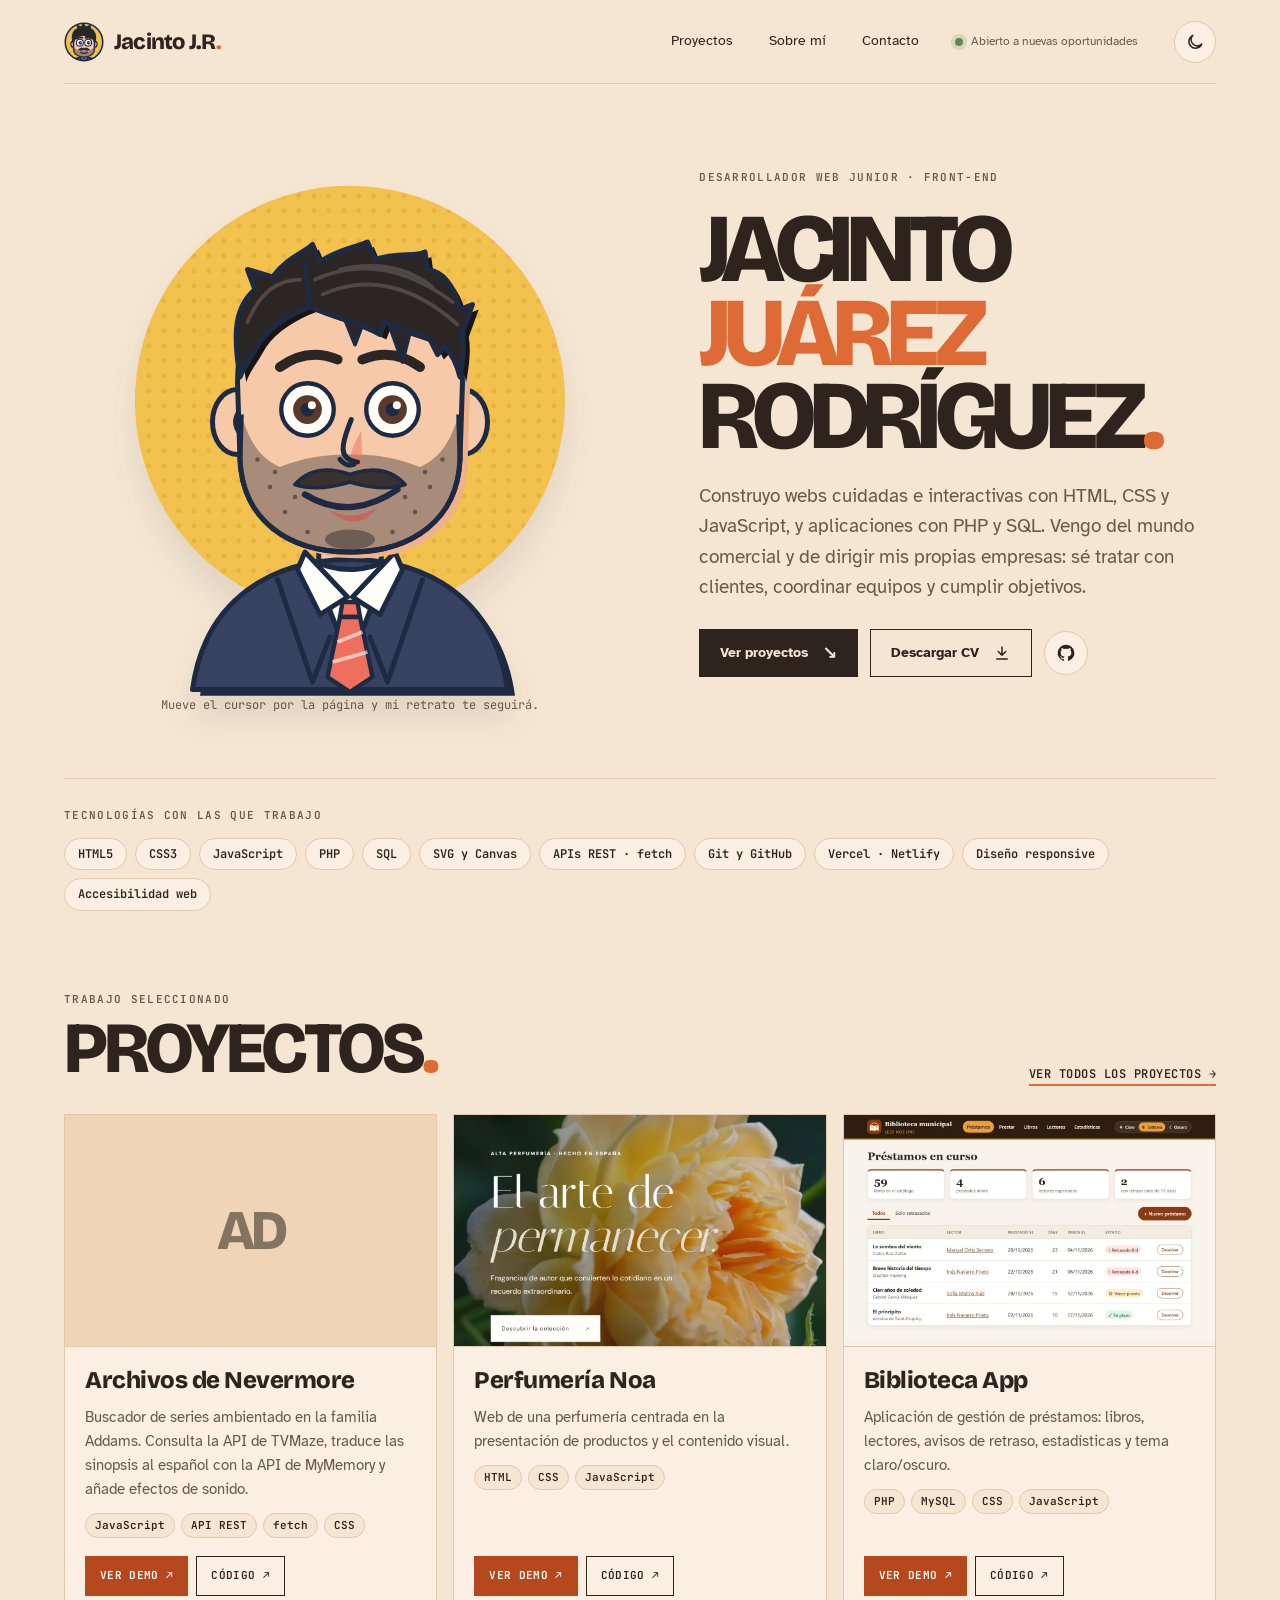
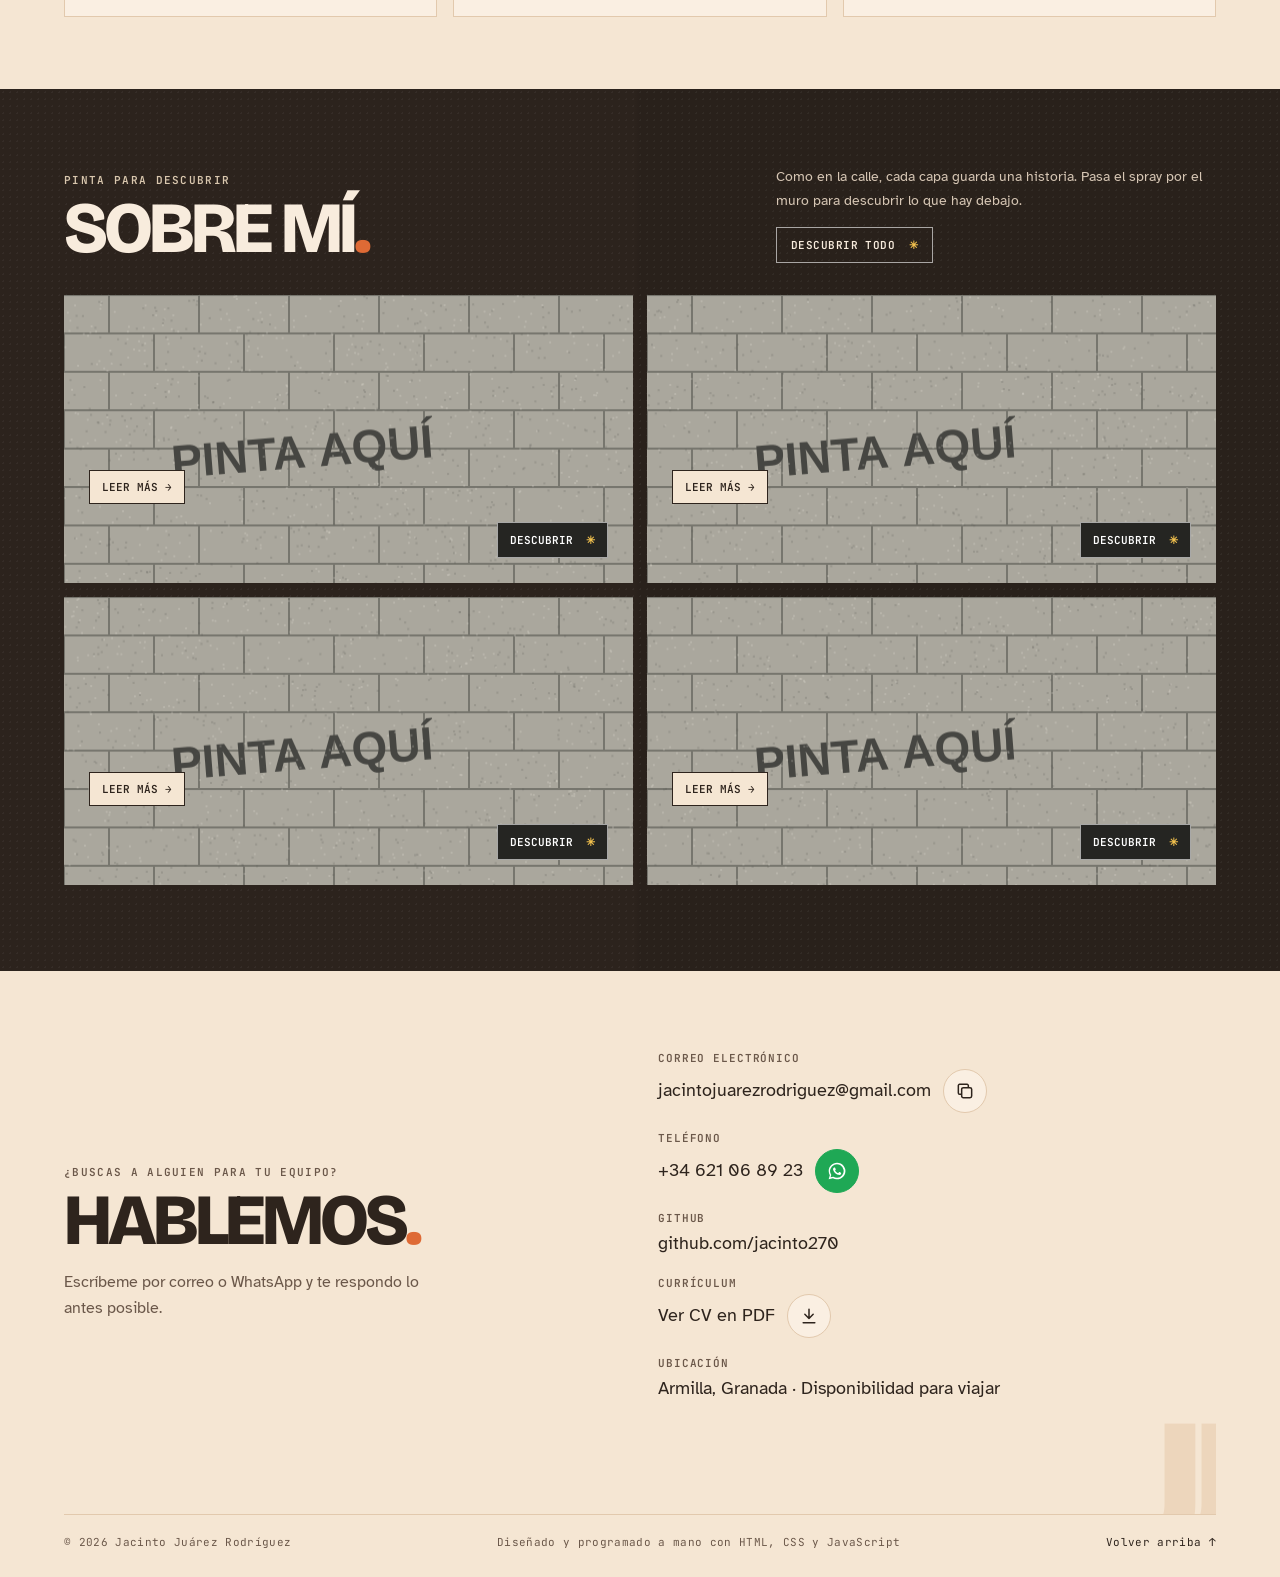
<file: index.html>
<!doctype html>
<html lang="es">
<head>
  <meta charset="utf-8">
  <meta name="viewport" content="width=device-width, initial-scale=1, viewport-fit=cover">
  <meta name="theme-color" content="#f5e6d3">
  <title>Jacinto Juárez Rodríguez — Desarrollador web</title>
  <meta name="description" content="Portfolio de Jacinto Juárez Rodríguez, desarrollador web junior. Proyectos con HTML, CSS, JavaScript, PHP y SQL.">
  <meta name="author" content="Jacinto Juárez Rodríguez">
  <meta property="og:type" content="website">
  <meta property="og:locale" content="es_ES">
  <meta property="og:url" content="https://jjrodriguez.vercel.app/">
  <meta property="og:title" content="Jacinto Juárez Rodríguez — Desarrollador web">
  <meta property="og:description" content="Desarrollador web junior. Proyectos con HTML, CSS, JavaScript, PHP y SQL.">
  <meta property="og:image" content="https://jjrodriguez.vercel.app/images/portfolio-jacinto-preview.png">
  <meta name="twitter:card" content="summary_large_image">
  <link rel="icon" href="images/favicon.svg" type="image/svg+xml">
  <link rel="apple-touch-icon" href="images/apple-touch-icon.png">
  <link rel="preconnect" href="https://fonts.googleapis.com">
  <link rel="preconnect" href="https://fonts.gstatic.com" crossorigin>
  <link rel="stylesheet" href="https://fonts.googleapis.com/css2?family=Bricolage+Grotesque:opsz,wght@12..96,500;12..96,800&amp;family=Atkinson+Hyperlegible:wght@400;700&amp;family=JetBrains+Mono:wght@400;600&amp;display=swap">
  <link rel="stylesheet" href="css/portfolio.css">
  <script src="js/theme.js"></script>
</head>
<body>
<a class="skip-link" href="#contenido">Saltar al contenido</a>

<div class="wrap" id="inicio">
  <header class="site-header">
    <a class="wordmark" href="#inicio" aria-label="Jacinto Juárez Rodríguez, volver al inicio"><img class="wordmark-icon" src="images/favicon.svg" alt="" width="40" height="40"><span class="wordmark-text">Jacinto J.R<span class="period">.</span></span></a>
    <nav class="site-nav" aria-label="Navegación principal">
      <a href="#proyectos">Proyectos</a>
      <a href="#sobre-mi">Sobre mí</a>
      <a href="#contacto">Contacto</a>
      <span class="availability"><i></i> Abierto a nuevas oportunidades</span>
      <button class="theme-toggle" type="button" data-theme-toggle aria-label="Activar modo oscuro" title="Activar modo oscuro">
        <svg class="icon-moon" aria-hidden="true" viewBox="0 0 24 24" fill="none" stroke="currentColor" stroke-width="1.8" stroke-linecap="round" stroke-linejoin="round"><path d="M20 14.5A8 8 0 1 1 9.5 4a6.5 6.5 0 0 0 10.5 10.5Z"/></svg>
        <svg class="icon-sun" aria-hidden="true" viewBox="0 0 24 24" fill="none" stroke="currentColor" stroke-width="1.8" stroke-linecap="round"><circle cx="12" cy="12" r="4"/><path d="M12 2v2M12 20v2M4.9 4.9l1.4 1.4M17.7 17.7l1.4 1.4M2 12h2M20 12h2M4.9 19.1l1.4-1.4M17.7 6.3l1.4-1.4"/></svg>
      </button>
    </nav>
  </header>

  <main id="contenido">
  <section class="hero" aria-labelledby="hero-title">
    <div class="stage-box">
      <div class="stage" id="stage" role="img" aria-label="Autorretrato ilustrado de Jacinto: pelo desenfadado con raya al lado, barba corta, bigote y traje con corbata. La cabeza gira siguiendo el puntero.">
        <div class="scene">
          <!-- 1 · fondo: se mueve al revés que la cara -->
          <div class="layer" data-layer="Fondo" style="--dx:-10;--dy:-6;--z:0">
            <svg viewBox="0 0 400 440" aria-hidden="true">
              <defs>
                <pattern id="dots" width="12" height="12" patternUnits="userSpaceOnUse">
                  <circle cx="3" cy="3" r="2" fill="#e0a92f"/>
                </pattern>
              </defs>
              <circle cx="200" cy="215" r="172" fill="var(--sun)"/>
              <circle cx="200" cy="215" r="172" fill="url(#dots)" opacity=".55"/>
            </svg>
          </div>
          <!-- 2 · cuerpo: traje con camisa blanca y corbata -->
          <div class="layer" data-layer="Cuerpo" style="--dx:3;--dy:1;--z:1">
            <svg viewBox="0 0 400 440" aria-hidden="true">
              <rect x="175" y="290" width="50" height="62" fill="var(--skin)" stroke="var(--line)" stroke-width="4"/>
              <path d="M74 446 C84 372 140 342 200 342 C260 342 316 372 326 446 Z" fill="#1f2840" transform="translate(6 5)"/>
              <path d="M74 446 C84 372 140 342 200 342 C260 342 316 372 326 446 Z" fill="#364260" stroke="var(--line)" stroke-width="4" stroke-linejoin="round"/>
              <path d="M168 342 L200 424 L232 342 Q200 358 168 342 Z" fill="var(--white)" stroke="var(--line)" stroke-width="4" stroke-linejoin="round"/>
              <path d="M164 336 L198 372 L176 386 L158 350 Z M236 336 L202 372 L224 386 L242 350 Z" fill="var(--white)" stroke="var(--line)" stroke-width="4" stroke-linejoin="round"/>
              <path d="M194 376 L206 376 L208 388 L192 388 Z" fill="var(--coral)" stroke="var(--line)" stroke-width="3.5" stroke-linejoin="round"/>
              <path d="M192 388 L208 388 L218 436 L200 448 L182 436 Z" fill="var(--coral)" stroke="var(--line)" stroke-width="3.5" stroke-linejoin="round"/>
              <path d="M190 408 L210 400 M186 424 L214 416" stroke="var(--white)" stroke-width="3" opacity=".6"/>
              <path d="M142 358 L170 440 L184 404 M258 358 L230 440 L216 404" fill="none" stroke="var(--line)" stroke-width="4" stroke-linecap="round" stroke-linejoin="round"/>
            </svg>
          </div>
          <div class="head">
            <!-- 3 · orejas -->
            <div class="layer" data-layer="Orejas" style="--dx:-9;--dy:3;--z:2">
              <svg viewBox="0 0 400 440" aria-hidden="true">
                <ellipse cx="110" cy="232" rx="20" ry="26" fill="var(--skin)" stroke="var(--line)" stroke-width="4"/>
                <ellipse cx="290" cy="232" rx="20" ry="26" fill="var(--skin)" stroke="var(--line)" stroke-width="4"/>
                <path d="M112 222 q-8 10 0 20 M288 222 q8 10 0 20" fill="none" stroke="var(--line)" stroke-width="3" stroke-linecap="round"/>
              </svg>
            </div>
            <!-- 4 · cara: mandíbula más cuadrada -->
            <div class="layer" data-layer="Cara" style="--dx:13;--dy:8;--z:3">
              <svg viewBox="0 0 400 440" aria-hidden="true">
                <path d="M110 200 C110 140 150 118 200 118 C250 118 290 140 290 200 L288 262 C286 310 250 336 200 336 C150 336 114 310 112 262 Z" fill="#efb189" transform="translate(6 5)"/>
                <path d="M110 200 C110 140 150 118 200 118 C250 118 290 140 290 200 L288 262 C286 310 250 336 200 336 C150 336 114 310 112 262 Z" fill="var(--skin)" stroke="var(--line)" stroke-width="4" stroke-linejoin="round"/>
              </svg>
            </div>
            <!-- 5 · barba corta oscura -->
            <div class="layer" data-layer="Barba" style="--dx:18;--dy:11;--z:4">
              <svg viewBox="0 0 400 440" aria-hidden="true">
                <path d="M113 226 L112 262 C114 310 150 336 200 336 C250 336 286 310 288 262 L287 226 C280 250 270 262 256 268 C240 262 226 258 200 258 C174 258 160 262 144 268 C130 262 120 250 113 226 Z" fill="#5b4f4b" opacity=".5"/>
                <ellipse cx="200" cy="326" rx="20" ry="8" fill="#4a3f3c" opacity=".6"/>
                <g fill="#2b2523" opacity=".55">
                  <circle cx="126" cy="262" r="1.8"/><circle cx="136" cy="284" r="1.8"/><circle cx="148" cy="304" r="1.8"/><circle cx="166" cy="320" r="1.8"/><circle cx="140" cy="272" r="1.8"/><circle cx="156" cy="292" r="1.8"/>
                  <circle cx="274" cy="262" r="1.8"/><circle cx="264" cy="284" r="1.8"/><circle cx="252" cy="304" r="1.8"/><circle cx="234" cy="320" r="1.8"/><circle cx="260" cy="272" r="1.8"/><circle cx="244" cy="292" r="1.8"/>
                </g>
                <path d="M113 226 L112 262 C114 310 150 336 200 336 C250 336 286 310 288 262 L287 226" fill="none" stroke="var(--line)" stroke-width="4" stroke-linejoin="round"/>
              </svg>
            </div>
            <!-- 6 · mejillas y boca: sonrisa pícara con la boca cerrada -->
            <div class="layer" data-layer="Boca y mejillas" style="--dx:22;--dy:14;--z:5">
              <svg viewBox="0 0 400 440" aria-hidden="true">
                <path d="M164 290 Q200 312 238 286" fill="none" stroke="var(--line)" stroke-width="5" stroke-linecap="round"/>
                <path d="M184 303 Q204 312 222 300 Q206 322 184 303 Z" fill="#c9605a" opacity=".85"/>
              </svg>
            </div>
            <!-- 7 · ojos (blanco), bien abiertos -->
            <div class="layer blink" data-layer="Ojos" style="--dx:22;--dy:14;--z:6">
              <svg viewBox="0 0 400 440" aria-hidden="true">
                <circle cx="166" cy="222" r="21" fill="var(--white)" stroke="var(--line)" stroke-width="3.5"/>
                <circle cx="234" cy="222" r="21" fill="var(--white)" stroke="var(--line)" stroke-width="3.5"/>
              </svg>
            </div>
            <!-- 8 · pupilas (iris marrón) -->
            <div class="layer blink" data-layer="Pupilas" style="--dx:29;--dy:19;--z:7">
              <svg viewBox="0 0 400 440" aria-hidden="true">
                <circle cx="166" cy="222" r="11.5" fill="#5a3a2a"/>
                <circle cx="234" cy="222" r="11.5" fill="#5a3a2a"/>
                <circle cx="166" cy="222" r="5.5" fill="var(--line)"/>
                <circle cx="234" cy="222" r="5.5" fill="var(--line)"/>
                <circle cx="169.5" cy="218.5" r="3.2" fill="var(--white)"/>
                <circle cx="237.5" cy="218.5" r="3.2" fill="var(--white)"/>
              </svg>
            </div>
            <!-- 9 · cejas gruesas: simétricas -->
            <div class="layer" data-layer="Cejas" style="--dx:24;--dy:22;--z:8">
              <svg viewBox="0 0 400 440" aria-hidden="true">
                <path d="M144 188 Q166 172 190 182 M210 182 Q234 172 256 188" fill="none" stroke="#2b2523" stroke-width="8" stroke-linecap="round"/>
              </svg>
            </div>
            <!-- 10 · nariz -->
            <div class="layer" data-layer="Nariz" style="--dx:31;--dy:18;--z:9">
              <svg viewBox="0 0 400 440" aria-hidden="true">
                <path d="M205 236 C196 252 192 262 206 266 Z" fill="var(--coral)" opacity=".5" transform="translate(4 3)"/>
                <path d="M201 230 C193 250 190 262 206 264 M192 262 Q197 268 203 266" fill="none" stroke="var(--line)" stroke-width="4" stroke-linecap="round" stroke-linejoin="round"/>
              </svg>
            </div>
            <!-- 11 · bigote -->
            <div class="layer" data-layer="Bigote" style="--dx:30;--dy:17;--z:10">
              <svg viewBox="0 0 400 440" aria-hidden="true">
                <path d="M156 282 Q172 264 200 274 Q228 264 244 282 Q226 288 200 280 Q174 288 156 282 Z" fill="#3a312f" stroke="var(--line)" stroke-width="3" stroke-linejoin="round"/>
              </svg>
            </div>
            <!-- 12 · pelo desaliñado con raya al lado -->
            <div class="layer" data-layer="Pelo" style="--dx:16;--dy:10;--z:11">
              <svg viewBox="0 0 400 440" aria-hidden="true">
                <path d="M112 196 C106 160 108 140 124 126 L118 110 L138 116 C150 100 164 96 170 90 L176 104 C190 94 206 92 214 88 L220 102 C238 96 252 100 260 96 L262 110 C276 112 284 126 288 142 L298 138 L290 160 C292 172 290 184 288 196 C286 188 282 178 276 172 L270 178 L264 166 C250 160 236 158 228 152 L224 162 C206 152 188 148 168 140 C152 146 136 156 128 168 L122 178 C118 184 114 190 112 196 Z" fill="#1a1514" transform="translate(5 4)"/>
                <path d="M112 196 C106 160 108 140 124 126 L118 110 L138 116 C150 100 164 96 170 90 L176 104 C190 94 206 92 214 88 L220 102 C238 96 252 100 260 96 L262 110 C276 112 284 126 288 142 L298 138 L290 160 C292 172 290 184 288 196 C286 188 282 178 276 172 L270 178 L264 166 C250 160 236 158 228 152 L224 162 C206 152 188 148 168 140 C152 146 136 156 128 168 L122 178 C118 184 114 190 112 196 Z" fill="#2b2523" stroke="var(--line)" stroke-width="4" stroke-linejoin="round"/>
                <path d="M232 156 L248 160 L242 184 Z M196 150 L210 154 L204 170 Z" fill="#2b2523" stroke="var(--line)" stroke-width="3" stroke-linejoin="round"/>
                <path d="M164 104 Q166 124 168 140" fill="none" stroke="var(--line)" stroke-width="3.5" stroke-linecap="round"/>
                <path d="M172 118 Q226 94 282 136 M178 130 Q232 106 286 154 M192 110 Q236 100 266 124 M160 118 Q132 118 118 152" fill="none" stroke="#5a504d" stroke-width="3" stroke-linecap="round" opacity=".8"/>
              </svg>
            </div>
          </div>
        </div>
      </div>
      <p class="hint" id="hint">Mueve el cursor por la página y mi retrato te seguirá.</p>
    </div>

    <div class="hero-copy">
      <p class="eyebrow">Desarrollador web junior · Front-end</p>
      <h1 id="hero-title">Jacinto<br><em>Juárez</em><br>Rodríguez<span class="period">.</span></h1>
      <p class="hero-description">Construyo webs cuidadas e interactivas con HTML, CSS y JavaScript, y aplicaciones con PHP y SQL. Vengo del mundo comercial y de dirigir mis propias empresas: sé tratar con clientes, coordinar equipos y cumplir objetivos.</p>
      <div class="hero-actions">
        <a class="button button-primary" href="#proyectos">Ver proyectos <span aria-hidden="true">↘</span></a>
        <a class="button button-ghost" href="cv/CV-Jacinto-Juarez-Rodriguez.pdf" download="CV-Jacinto-Juarez-Rodriguez.pdf">Descargar CV
          <svg class="button-icon" aria-hidden="true" viewBox="0 0 24 24" fill="none" stroke="currentColor" stroke-width="2" stroke-linecap="round" stroke-linejoin="round"><path d="M12 4v11M7 10l5 5 5-5M5 20h14"/></svg>
        </a>
        <a class="round-button" href="https://github.com/jacinto270" target="_blank" rel="noopener noreferrer" aria-label="Mi perfil de GitHub (se abre en una pestaña nueva)" title="GitHub">
          <svg aria-hidden="true" viewBox="0 0 24 24" fill="currentColor"><path d="M12 2a10 10 0 0 0-3.16 19.49c.5.09.68-.22.68-.48v-1.7c-2.78.6-3.37-1.34-3.37-1.34-.45-1.16-1.11-1.47-1.11-1.47-.91-.62.07-.6.07-.6 1 .07 1.53 1.03 1.53 1.03.9 1.52 2.34 1.08 2.91.83.09-.65.35-1.08.63-1.33-2.22-.25-4.56-1.11-4.56-4.94 0-1.09.39-1.98 1.03-2.68-.1-.25-.45-1.27.1-2.65 0 0 .84-.27 2.75 1.02a9.56 9.56 0 0 1 5 0c1.91-1.29 2.75-1.02 2.75-1.02.55 1.38.2 2.4.1 2.65.64.7 1.03 1.59 1.03 2.68 0 3.84-2.34 4.69-4.57 4.93.36.31.68.92.68 1.85v2.75c0 .27.18.58.69.48A10 10 0 0 0 12 2Z"/></svg>
        </a>
      </div>
    </div>
  </section>

  <section class="stack" aria-labelledby="stack-title">
    <h2 class="eyebrow" id="stack-title">Tecnologías con las que trabajo</h2>
    <ul class="stack-list">
      <li>HTML5</li>
      <li>CSS3</li>
      <li>JavaScript</li>
      <li>PHP</li>
      <li>SQL</li>
      <li>SVG y Canvas</li>
      <li>APIs REST · fetch</li>
      <li>Git y GitHub</li>
      <li>Vercel · Netlify</li>
      <li>Diseño responsive</li>
      <li>Accesibilidad web</li>
    </ul>
  </section>

  <section class="section projects-section" id="proyectos" aria-labelledby="projects-title">
    <div class="section-heading">
      <div>
        <p class="eyebrow">Trabajo seleccionado</p>
        <h2 id="projects-title">Proyectos<span class="period">.</span></h2>
      </div>
      <a class="text-link" href="proyectos.html">Ver todos los proyectos <span aria-hidden="true">→</span></a>
    </div>
    <div class="featured-grid" id="featuredProjects">
      <noscript><p>Consulta todos mis proyectos en <a href="https://github.com/jacinto270">github.com/jacinto270</a>.</p></noscript>
    </div>
  </section>

  <section class="wall-section" id="sobre-mi" aria-labelledby="wall-title">
    <div class="section-heading">
      <div>
        <p class="eyebrow">Pinta para descubrir</p>
        <h2 id="wall-title">Sobre mí<span class="period">.</span></h2>
      </div>
      <div class="wall-intro">
        <p>Como en la calle, cada capa guarda una historia. Pasa el spray por el muro para descubrir lo que hay debajo.</p>
        <button class="wall-reveal-all" type="button" id="revealAll">Descubrir todo <span aria-hidden="true">✳</span></button>
      </div>
    </div>
    <div class="graffiti-wall">
      <article class="graffiti-card" data-card-id="formacion">
        <div class="card-copy">
          <span class="card-index">01 — Formación</span>
          <h3 data-card-title>Formación</h3>
          <p data-card-description>Curso de especialización en desarrollo de aplicaciones con tecnologías web.</p>
          <a class="card-tag" href="detalle.html?seccion=formacion">Leer más <span aria-hidden="true">→</span></a>
        </div>
        <canvas class="paint-surface" aria-hidden="true"></canvas>
        <button class="reveal-button" type="button">Descubrir <span aria-hidden="true">✳</span></button>
      </article>
      <article class="graffiti-card" data-card-id="experiencia">
        <div class="card-copy">
          <span class="card-index">02 — Experiencia</span>
          <h3 data-card-title>Experiencia</h3>
          <p data-card-description>Técnico comercial y autónomo al frente de empresas propias: clientes, equipos y objetivos.</p>
          <a class="card-tag" href="detalle.html?seccion=experiencia">Leer más <span aria-hidden="true">→</span></a>
        </div>
        <canvas class="paint-surface" aria-hidden="true"></canvas>
        <button class="reveal-button" type="button">Descubrir <span aria-hidden="true">✳</span></button>
      </article>
      <article class="graffiti-card" data-card-id="proyecto-destacado">
        <div class="card-copy">
          <span class="card-index">03 — En desarrollo</span>
          <h3 data-card-title>Web + IA</h3>
          <p data-card-description>Un proyecto personal que integra inteligencia artificial en una aplicación web.</p>
          <a class="card-tag" href="detalle.html?seccion=proyecto-destacado">Leer más <span aria-hidden="true">→</span></a>
        </div>
        <canvas class="paint-surface" aria-hidden="true"></canvas>
        <button class="reveal-button" type="button">Descubrir <span aria-hidden="true">✳</span></button>
      </article>
      <article class="graffiti-card" data-card-id="perfil">
        <div class="card-copy">
          <span class="card-index">04 — Perfil</span>
          <h3 data-card-title>Lo que aporto</h3>
          <p data-card-description>Aprendo rápido, me adapto a nuevas tecnologías y sé trabajar en equipo.</p>
          <a class="card-tag" href="detalle.html?seccion=perfil">Leer más <span aria-hidden="true">→</span></a>
        </div>
        <canvas class="paint-surface" aria-hidden="true"></canvas>
        <button class="reveal-button" type="button">Descubrir <span aria-hidden="true">✳</span></button>
      </article>
    </div>
  </section>

  <section class="contact-section" id="contacto" aria-labelledby="contact-title">
    <div>
      <p class="eyebrow">¿Buscas a alguien para tu equipo?</p>
      <h2 id="contact-title">Hablemos<span class="period">.</span></h2>
      <p class="contact-lead">Escríbeme por correo o WhatsApp y te respondo lo antes posible.</p>
    </div>
    <div>
      <dl class="contact-details">
        <div>
          <dt>Correo electrónico</dt>
          <dd class="contact-row">
            <a class="contact-value" href="mailto:jacintojuarezrodriguez@gmail.com">jacintojuarezrodriguez@gmail.com</a>
            <button class="round-button" type="button" data-copy="jacintojuarezrodriguez@gmail.com" aria-label="Copiar correo electrónico" title="Copiar correo">
              <svg aria-hidden="true" viewBox="0 0 24 24" fill="none" stroke="currentColor" stroke-width="1.8" stroke-linejoin="round"><rect x="8" y="8" width="12" height="12" rx="2"/><path d="M16 8V5.5A1.5 1.5 0 0 0 14.5 4h-9A1.5 1.5 0 0 0 4 5.5v9A1.5 1.5 0 0 0 5.5 16H8"/></svg>
            </button>
          </dd>
        </div>
        <div>
          <dt>Teléfono</dt>
          <dd class="contact-row">
            <a class="contact-value" href="tel:+34621068923">+34 621 06 89 23</a>
            <a class="round-button whatsapp-button" href="https://wa.me/34621068923" target="_blank" rel="noopener noreferrer" aria-label="Escríbeme por WhatsApp (se abre en una pestaña nueva)" title="WhatsApp">
              <svg aria-hidden="true" viewBox="0 0 24 24" fill="currentColor"><path d="M12.04 2C6.52 2 2.03 6.48 2.03 12c0 1.77.47 3.5 1.36 5.03L2 22l5.1-1.34A10 10 0 1 0 12.04 2Zm0 18.2c-1.55 0-3.07-.42-4.4-1.2l-.32-.19-3.03.8.81-2.95-.2-.33a8.15 8.15 0 1 1 7.14 3.87Zm4.47-6.1c-.24-.12-1.43-.71-1.65-.79-.22-.08-.38-.12-.54.12-.16.24-.62.79-.76.95-.14.16-.28.18-.52.06-.24-.12-1.01-.37-1.92-1.18-.71-.63-1.19-1.42-1.33-1.66-.14-.24-.02-.37.1-.49.11-.1.24-.28.36-.42.12-.14.16-.24.24-.4.08-.16.04-.3-.02-.42-.06-.12-.54-1.3-.74-1.78-.19-.46-.39-.4-.54-.41h-.46c-.16 0-.42.06-.64.3-.22.24-.84.82-.84 2s.86 2.32.98 2.48c.12.16 1.69 2.58 4.1 3.62.57.25 1.02.4 1.37.51.57.18 1.09.16 1.5.1.46-.07 1.43-.58 1.63-1.14.2-.56.2-1.04.14-1.14-.06-.1-.22-.16-.46-.28Z"/></svg>
            </a>
          </dd>
        </div>
        <div>
          <dt>GitHub</dt>
          <dd class="contact-row">
            <a class="contact-value" href="https://github.com/jacinto270" target="_blank" rel="noopener noreferrer">github.com/jacinto270</a>
          </dd>
        </div>
        <div>
          <dt>Currículum</dt>
          <dd class="contact-row">
            <a class="contact-value" href="cv/CV-Jacinto-Juarez-Rodriguez.pdf" target="_blank" rel="noopener">Ver CV en PDF</a>
            <a class="round-button" href="cv/CV-Jacinto-Juarez-Rodriguez.pdf" download="CV-Jacinto-Juarez-Rodriguez.pdf" aria-label="Descargar CV en PDF" title="Descargar CV">
              <svg aria-hidden="true" viewBox="0 0 24 24" fill="none" stroke="currentColor" stroke-width="1.8" stroke-linecap="round" stroke-linejoin="round"><path d="M12 4v11M7 10l5 5 5-5M5 20h14"/></svg>
            </a>
          </dd>
        </div>
        <div>
          <dt>Ubicación</dt>
          <dd class="contact-row"><span class="contact-value">Armilla, Granada · Disponibilidad para viajar</span></dd>
        </div>
        <!--
          Añade aquí tu LinkedIn cuando lo tengas:
        <div>
          <dt>LinkedIn</dt>
          <dd class="contact-row"><a class="contact-value" href="https://www.linkedin.com/in/TU-USUARIO" target="_blank" rel="noopener noreferrer">linkedin.com/in/TU-USUARIO</a></dd>
        </div>
        -->
      </dl>
      <p class="copy-status" id="copyStatus" role="status" aria-live="polite"></p>
    </div>
    <span class="contact-mark" aria-hidden="true">JJ</span>
  </section>
  </main>

  <footer class="site-footer">
    <span>© 2026 Jacinto Juárez Rodríguez</span>
    <span>Diseñado y programado a mano con HTML, CSS y JavaScript</span>
    <a href="#inicio">Volver arriba <span aria-hidden="true">↑</span></a>
  </footer>
</div>

<script src="js/card-content.js" defer></script>
<script src="js/projects-data.js" defer></script>
<script src="js/portfolio.js" defer></script>
</body>
</html>
</file>
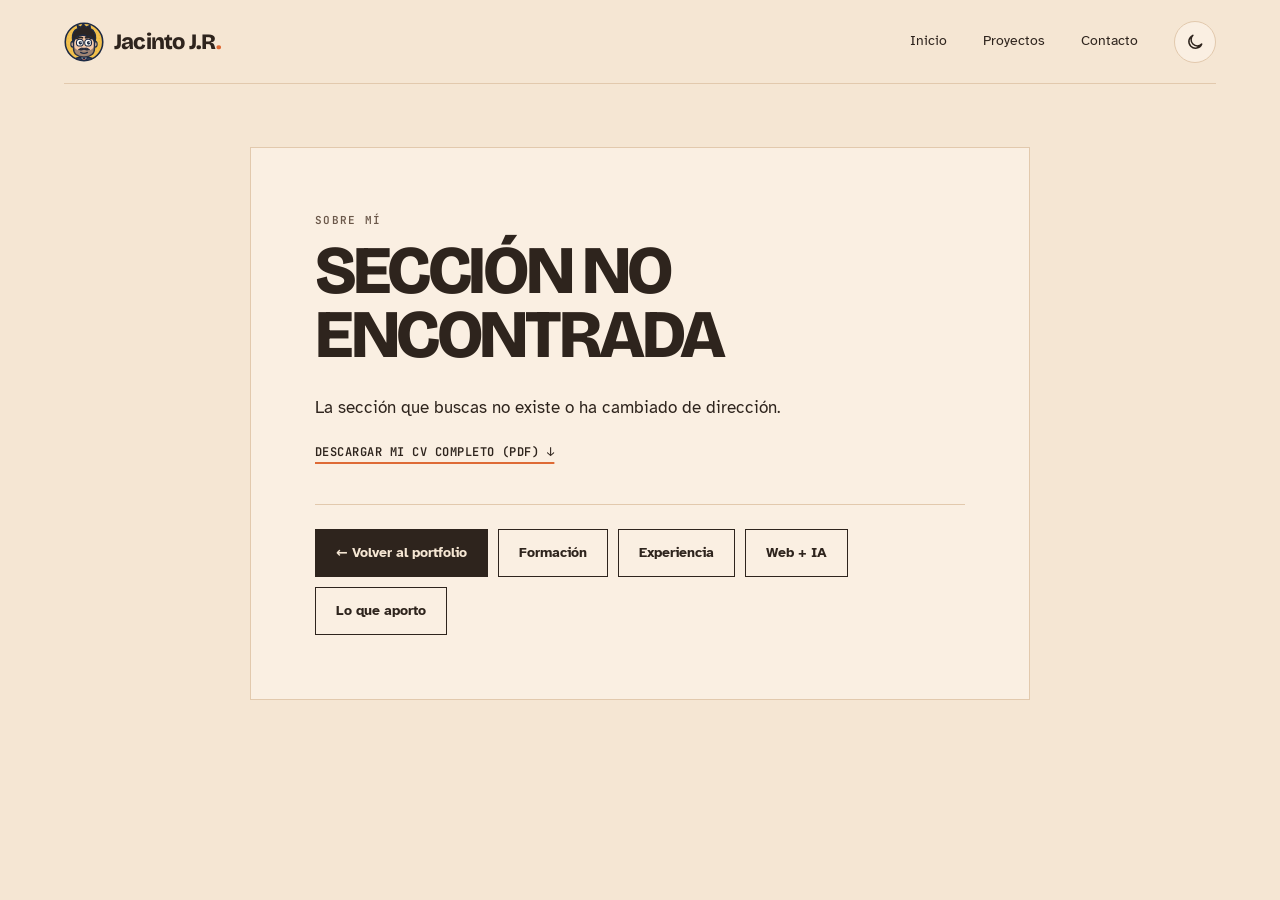
<file: detalle.html>
<!doctype html>
<html lang="es">
<head>
  <meta charset="utf-8">
  <meta name="viewport" content="width=device-width, initial-scale=1, viewport-fit=cover">
  <meta name="theme-color" content="#f5e6d3">
  <title>Sobre mí — Jacinto Juárez Rodríguez</title>
  <meta name="description" content="Formación, experiencia y perfil profesional de Jacinto Juárez Rodríguez, desarrollador web junior.">
  <link rel="icon" href="images/favicon.svg" type="image/svg+xml">
  <link rel="apple-touch-icon" href="images/apple-touch-icon.png">
  <link rel="preconnect" href="https://fonts.googleapis.com">
  <link rel="preconnect" href="https://fonts.gstatic.com" crossorigin>
  <link rel="stylesheet" href="https://fonts.googleapis.com/css2?family=Bricolage+Grotesque:opsz,wght@12..96,500;12..96,800&amp;family=Atkinson+Hyperlegible:wght@400;700&amp;family=JetBrains+Mono:wght@400;600&amp;display=swap">
  <link rel="stylesheet" href="css/portfolio.css">
  <script src="js/theme.js"></script>
</head>
<body>
<a class="skip-link" href="#contenido">Saltar al contenido</a>

<div class="wrap">
  <header class="site-header page-header">
    <a class="wordmark" href="index.html" aria-label="Jacinto Juárez Rodríguez, volver al inicio"><img class="wordmark-icon" src="images/favicon.svg" alt="" width="40" height="40"><span class="wordmark-text">Jacinto J.R<span class="period">.</span></span></a>
    <nav class="site-nav" aria-label="Navegación principal">
      <a href="index.html">Inicio</a>
      <a href="proyectos.html">Proyectos</a>
      <a href="index.html#contacto">Contacto</a>
      <button class="theme-toggle" type="button" data-theme-toggle aria-label="Activar modo oscuro" title="Activar modo oscuro">
        <svg class="icon-moon" aria-hidden="true" viewBox="0 0 24 24" fill="none" stroke="currentColor" stroke-width="1.8" stroke-linecap="round" stroke-linejoin="round"><path d="M20 14.5A8 8 0 1 1 9.5 4a6.5 6.5 0 0 0 10.5 10.5Z"/></svg>
        <svg class="icon-sun" aria-hidden="true" viewBox="0 0 24 24" fill="none" stroke="currentColor" stroke-width="1.8" stroke-linecap="round"><circle cx="12" cy="12" r="4"/><path d="M12 2v2M12 20v2M4.9 4.9l1.4 1.4M17.7 17.7l1.4 1.4M2 12h2M20 12h2M4.9 19.1l1.4-1.4M17.7 6.3l1.4-1.4"/></svg>
      </button>
    </nav>
  </header>

  <main class="detail-page" id="contenido">
    <p class="eyebrow" id="detailLabel">Sobre mí</p>
    <h1 id="detailTitle">Sobre mí</h1>
    <div class="detail-content" id="detailContent"></div>
    <nav class="detail-nav" id="detailNav" aria-label="Otras secciones"></nav>
  </main>
</div>

<script src="js/card-content.js" defer></script>
<script src="js/card-detail.js" defer></script>
</body>
</html>
</file>
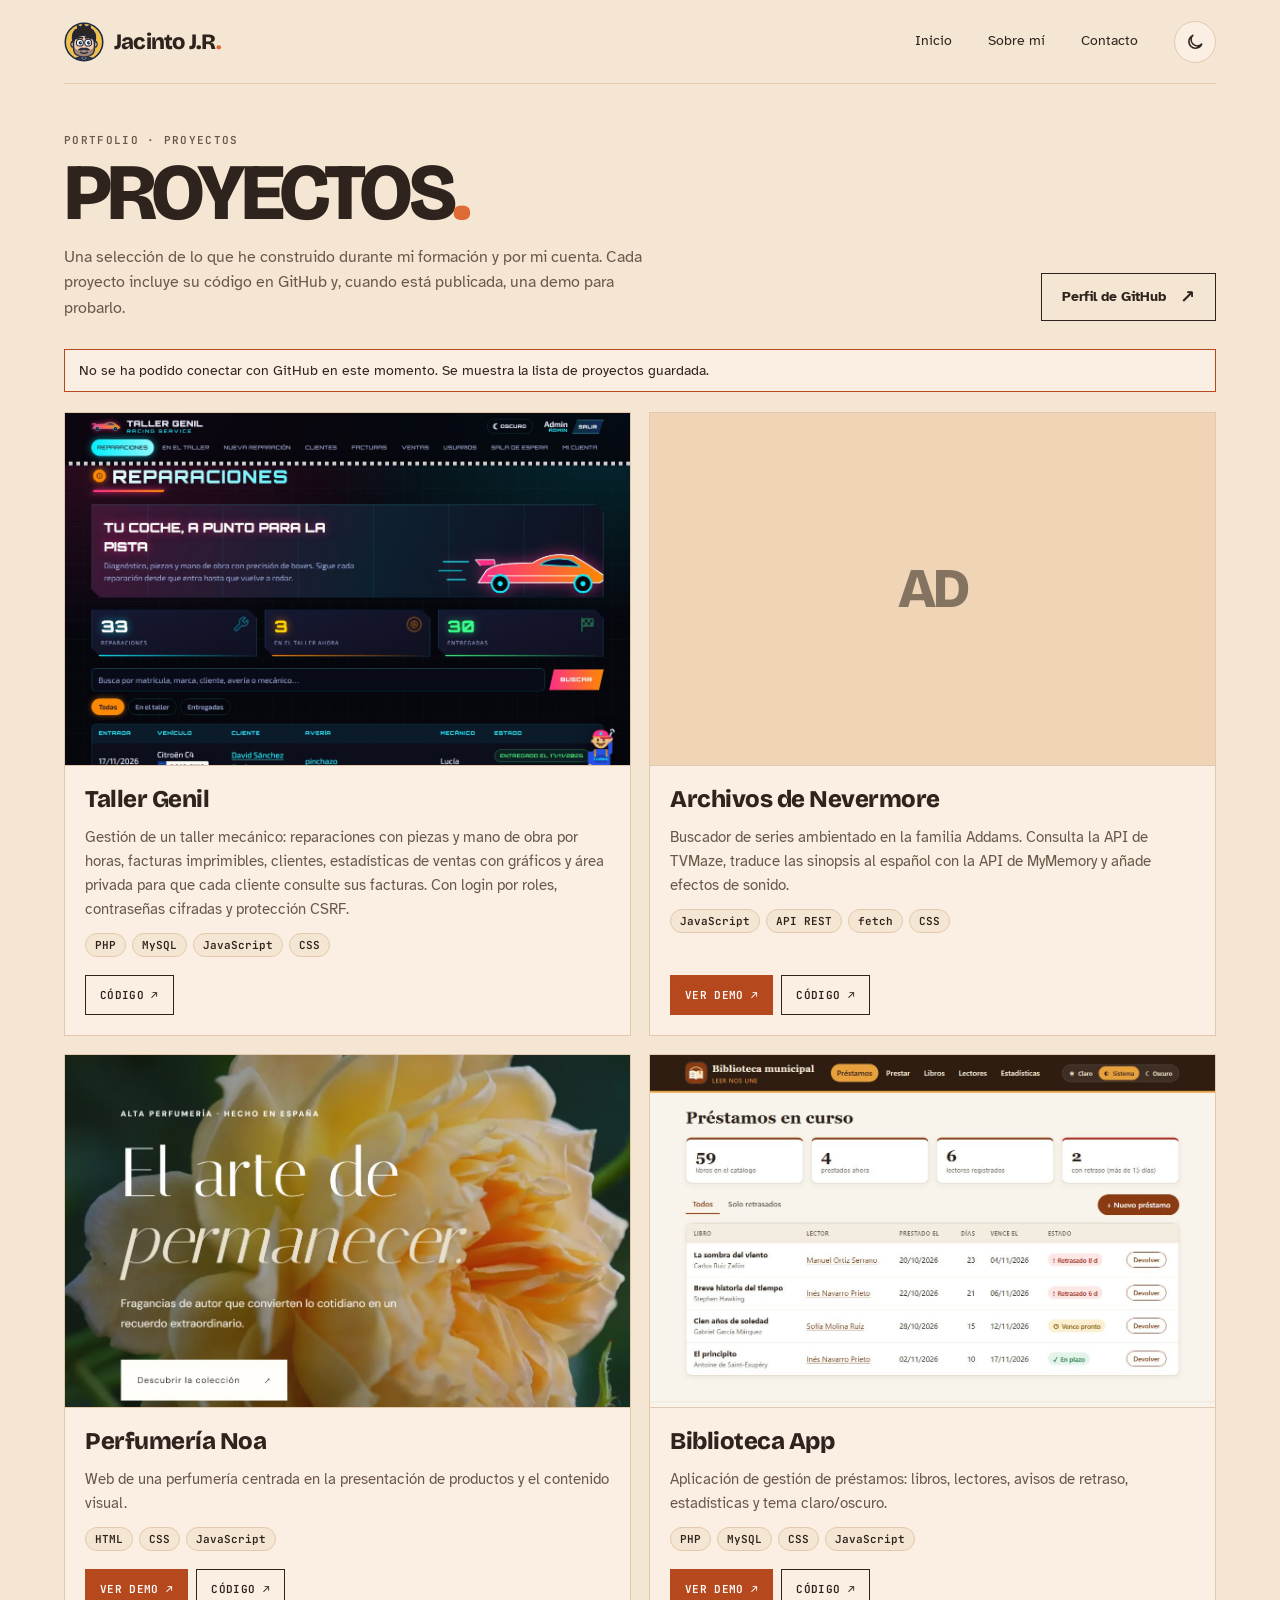
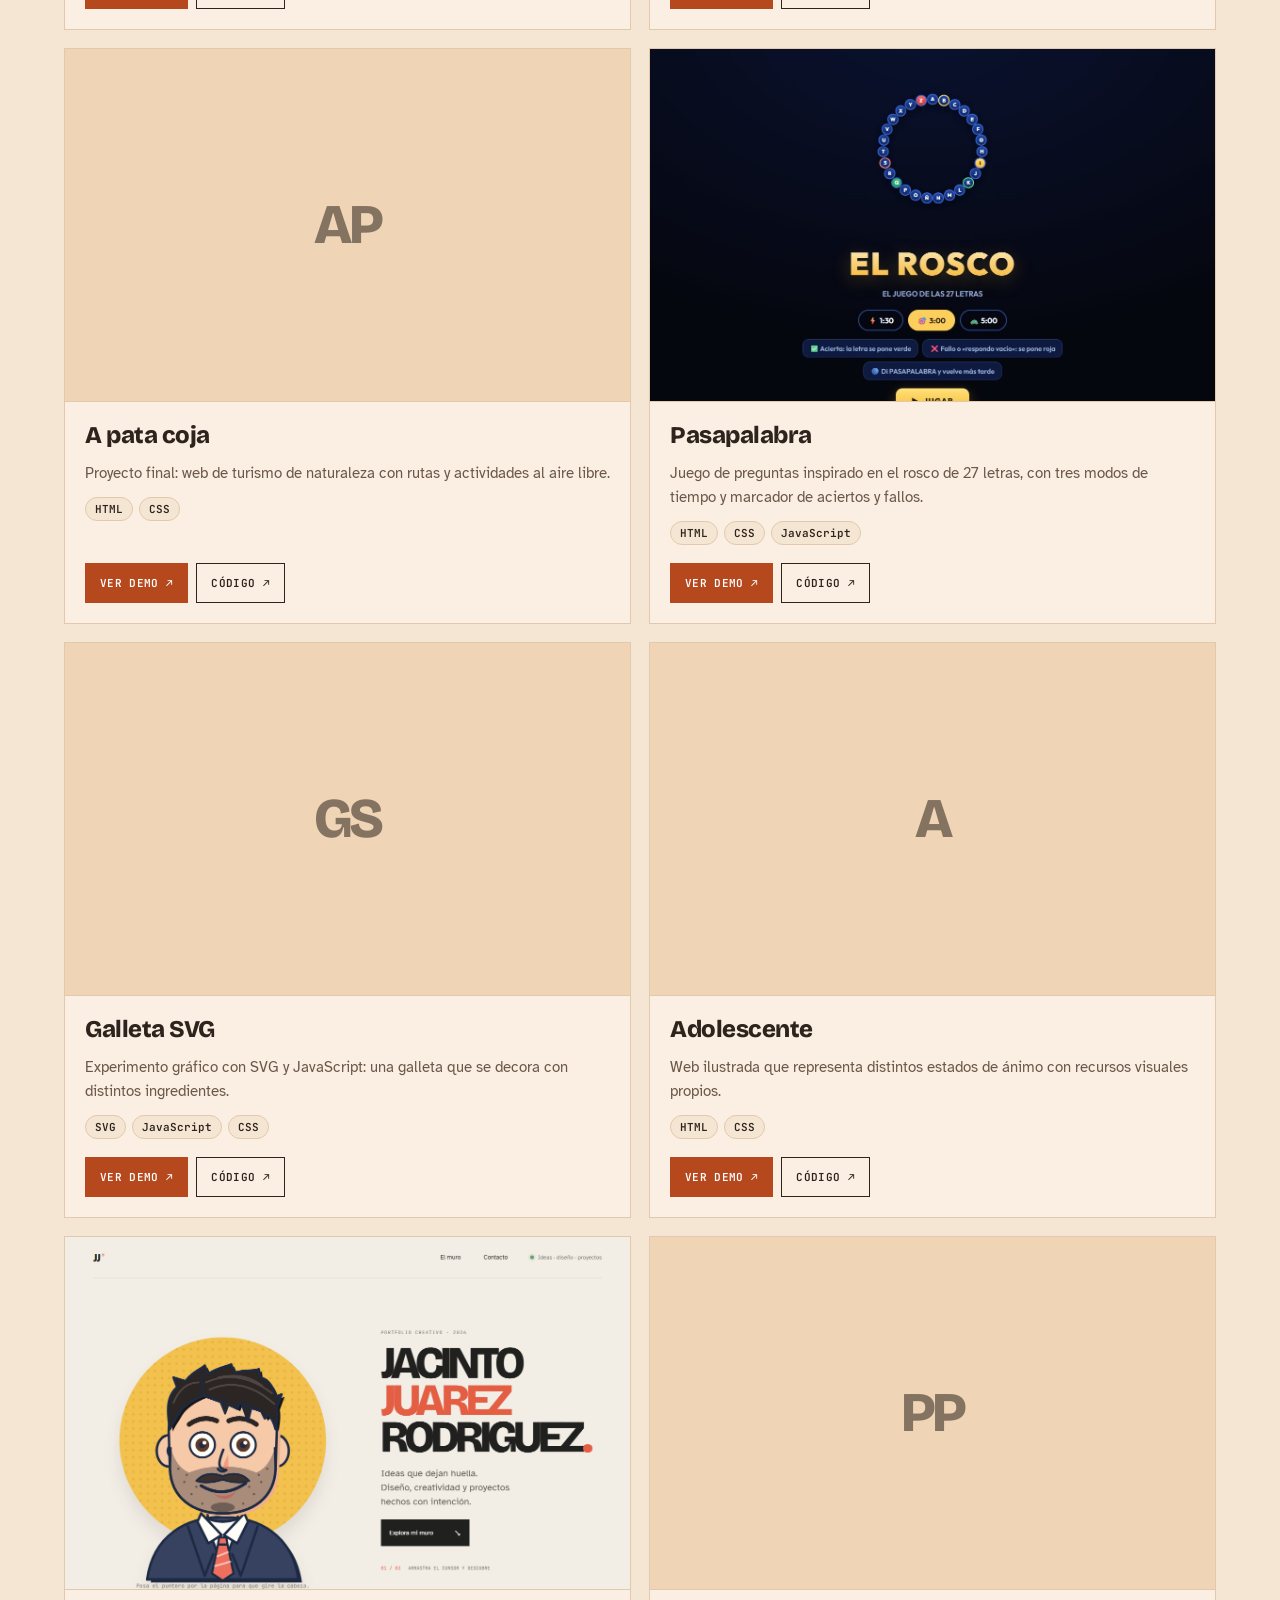
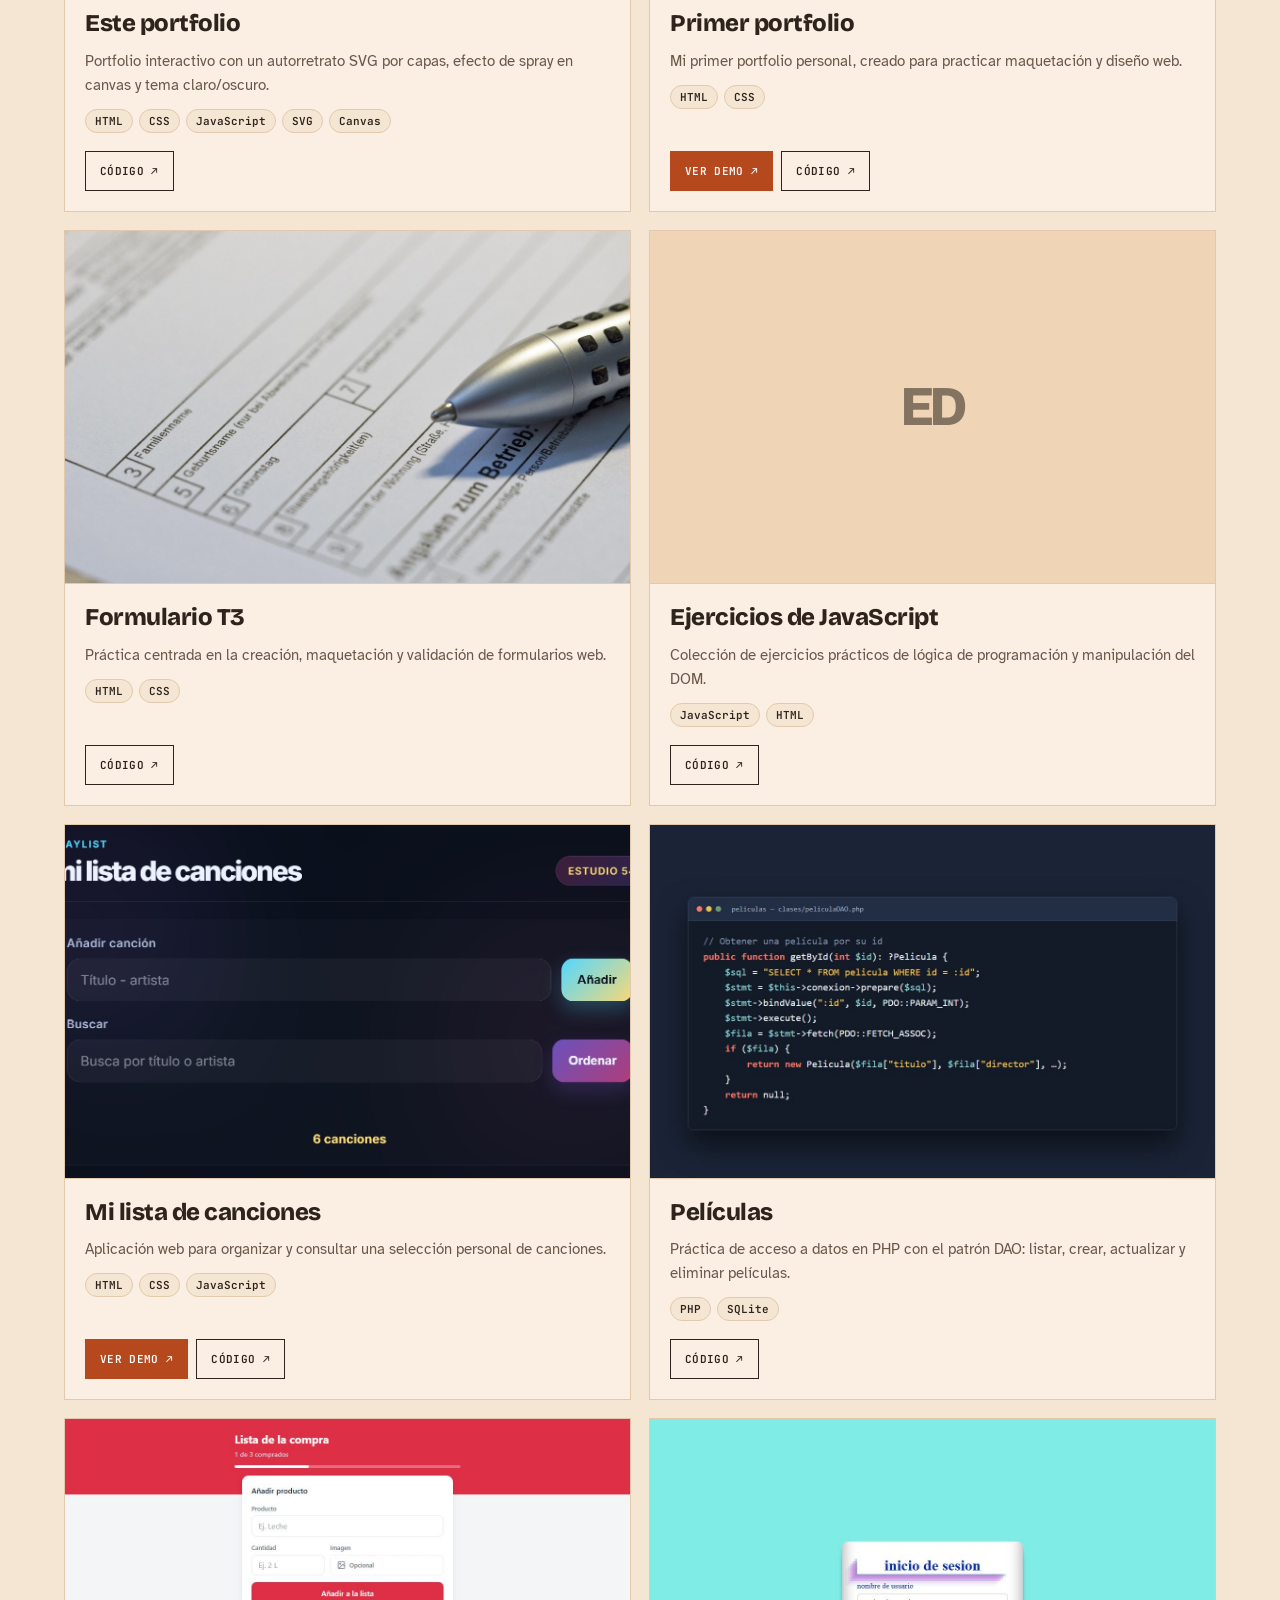
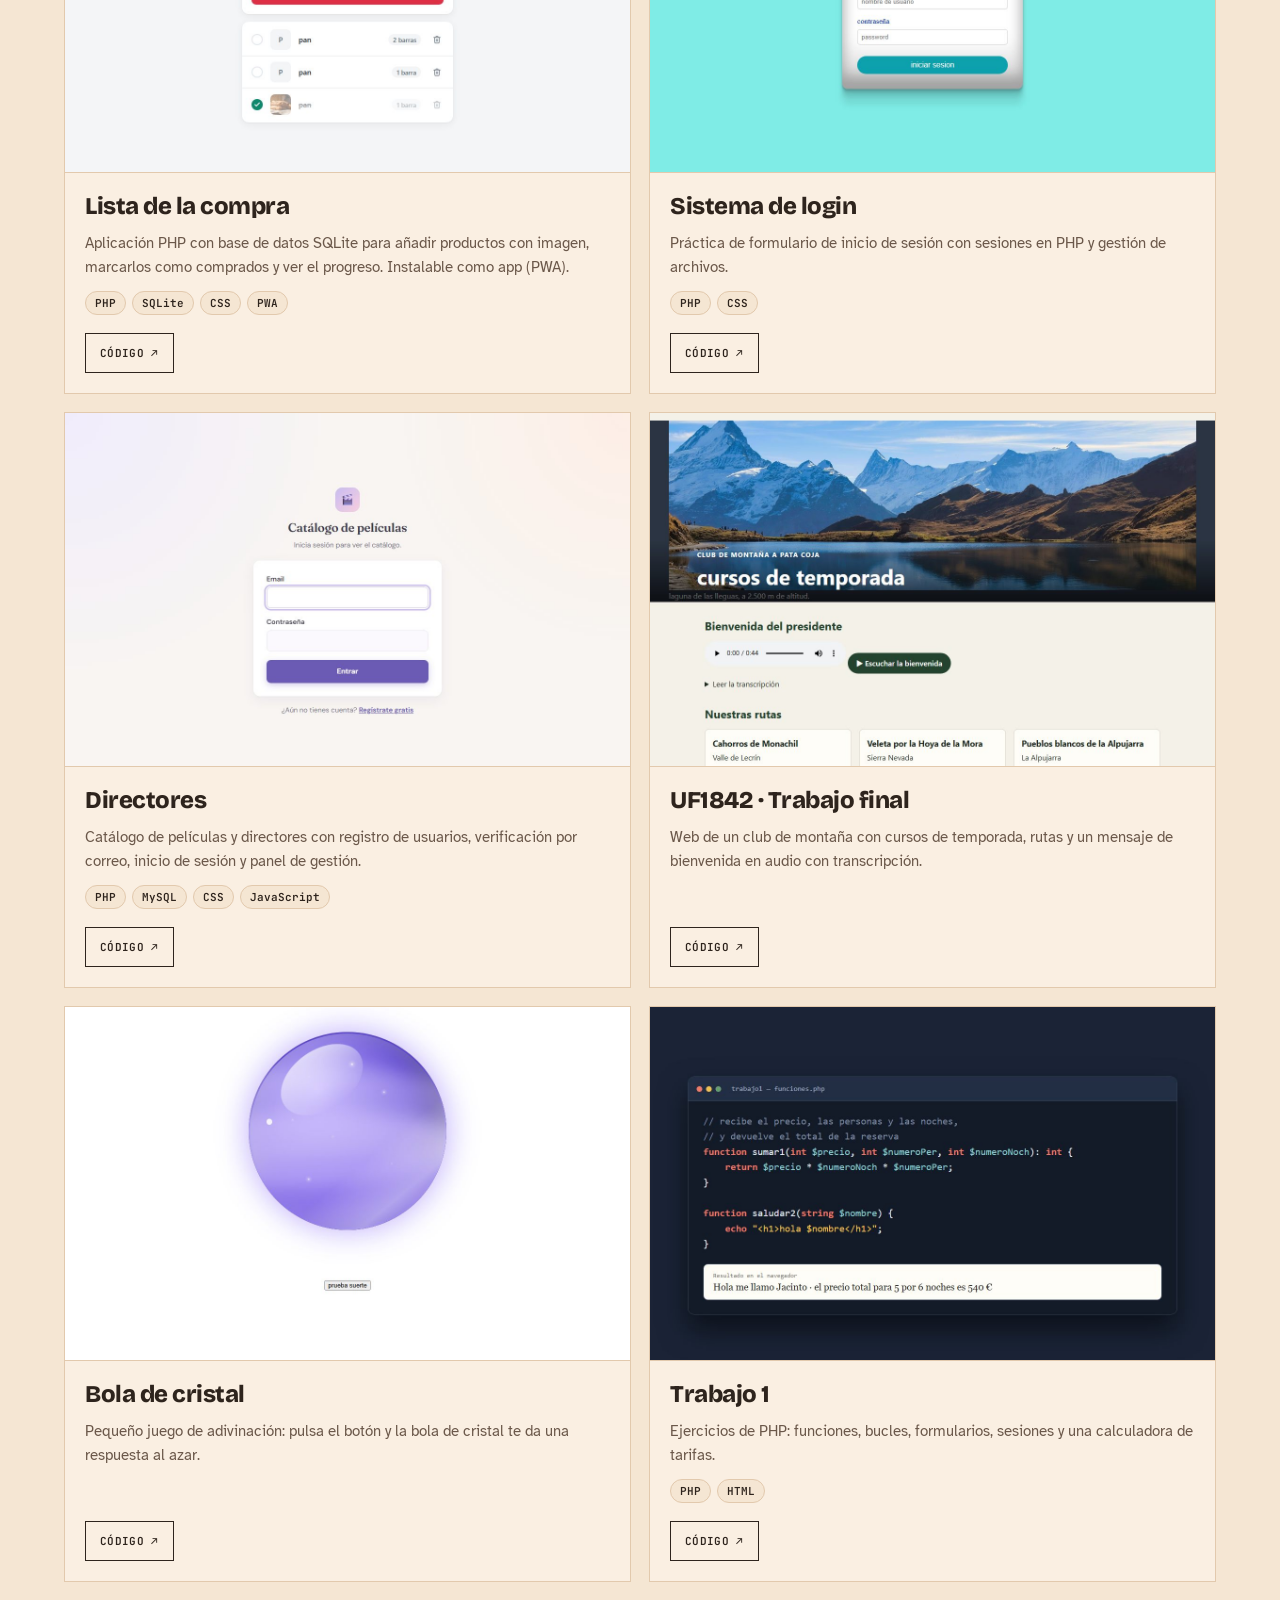
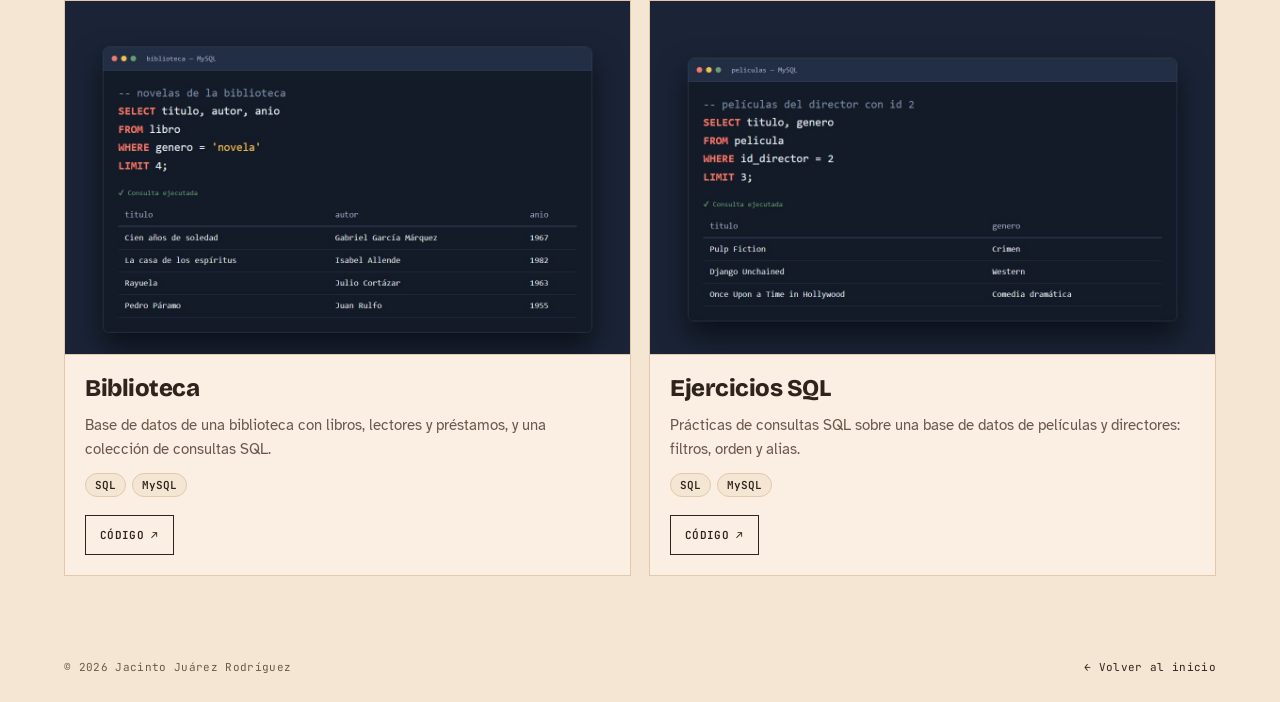
<file: proyectos.html>
<!doctype html>
<html lang="es">
<head>
  <meta charset="utf-8">
  <meta name="viewport" content="width=device-width, initial-scale=1, viewport-fit=cover">
  <meta name="theme-color" content="#f5e6d3">
  <title>Proyectos — Jacinto Juárez Rodríguez</title>
  <meta name="description" content="Proyectos web de Jacinto Juárez Rodríguez: HTML, CSS, JavaScript, PHP y SQL, con demos y código en GitHub.">
  <link rel="icon" href="images/favicon.svg" type="image/svg+xml">
  <link rel="apple-touch-icon" href="images/apple-touch-icon.png">
  <link rel="preconnect" href="https://fonts.googleapis.com">
  <link rel="preconnect" href="https://fonts.gstatic.com" crossorigin>
  <link rel="stylesheet" href="https://fonts.googleapis.com/css2?family=Bricolage+Grotesque:opsz,wght@12..96,500;12..96,800&amp;family=Atkinson+Hyperlegible:wght@400;700&amp;family=JetBrains+Mono:wght@400;600&amp;display=swap">
  <link rel="stylesheet" href="css/portfolio.css">
  <script src="js/theme.js"></script>
</head>
<body>
<a class="skip-link" href="#contenido">Saltar al contenido</a>

<div class="wrap">
  <header class="site-header page-header">
    <a class="wordmark" href="index.html" aria-label="Jacinto Juárez Rodríguez, volver al inicio"><img class="wordmark-icon" src="images/favicon.svg" alt="" width="40" height="40"><span class="wordmark-text">Jacinto J.R<span class="period">.</span></span></a>
    <nav class="site-nav" aria-label="Navegación principal">
      <a href="index.html">Inicio</a>
      <a href="index.html#sobre-mi">Sobre mí</a>
      <a href="index.html#contacto">Contacto</a>
      <button class="theme-toggle" type="button" data-theme-toggle aria-label="Activar modo oscuro" title="Activar modo oscuro">
        <svg class="icon-moon" aria-hidden="true" viewBox="0 0 24 24" fill="none" stroke="currentColor" stroke-width="1.8" stroke-linecap="round" stroke-linejoin="round"><path d="M20 14.5A8 8 0 1 1 9.5 4a6.5 6.5 0 0 0 10.5 10.5Z"/></svg>
        <svg class="icon-sun" aria-hidden="true" viewBox="0 0 24 24" fill="none" stroke="currentColor" stroke-width="1.8" stroke-linecap="round"><circle cx="12" cy="12" r="4"/><path d="M12 2v2M12 20v2M4.9 4.9l1.4 1.4M17.7 17.7l1.4 1.4M2 12h2M20 12h2M4.9 19.1l1.4-1.4M17.7 6.3l1.4-1.4"/></svg>
      </button>
    </nav>
  </header>

  <main class="projects-page" id="contenido">
    <header class="projects-header">
      <div>
        <p class="eyebrow">Portfolio · Proyectos</p>
        <h1>Proyectos<span class="period">.</span></h1>
        <p>Una selección de lo que he construido durante mi formación y por mi cuenta. Cada proyecto incluye su código en GitHub y, cuando está publicada, una demo para probarlo.</p>
      </div>
      <a class="button button-ghost" href="https://github.com/jacinto270" target="_blank" rel="noopener noreferrer">Perfil de GitHub <span aria-hidden="true">↗</span></a>
    </header>

    <p class="projects-status" id="projectsStatus" role="status" aria-live="polite"></p>

    <section aria-labelledby="showcase-title">
      <h2 class="sr-only" id="showcase-title">Proyectos destacados</h2>
      <div class="showcase-grid" id="projectsShowcase">
        <p class="loading">Cargando proyectos…</p>
      </div>
    </section>

    <section id="moreSection" aria-labelledby="more-title" hidden>
      <h2 class="projects-subtitle" id="more-title">Más repositorios</h2>
      <div class="more-grid" id="projectsMore"></div>
    </section>
  </main>

  <footer class="site-footer">
    <span>© 2026 Jacinto Juárez Rodríguez</span>
    <a href="index.html">← Volver al inicio</a>
  </footer>
</div>

<script src="js/projects-data.js" defer></script>
<script src="js/projects.js" defer></script>
</body>
</html>
</file>
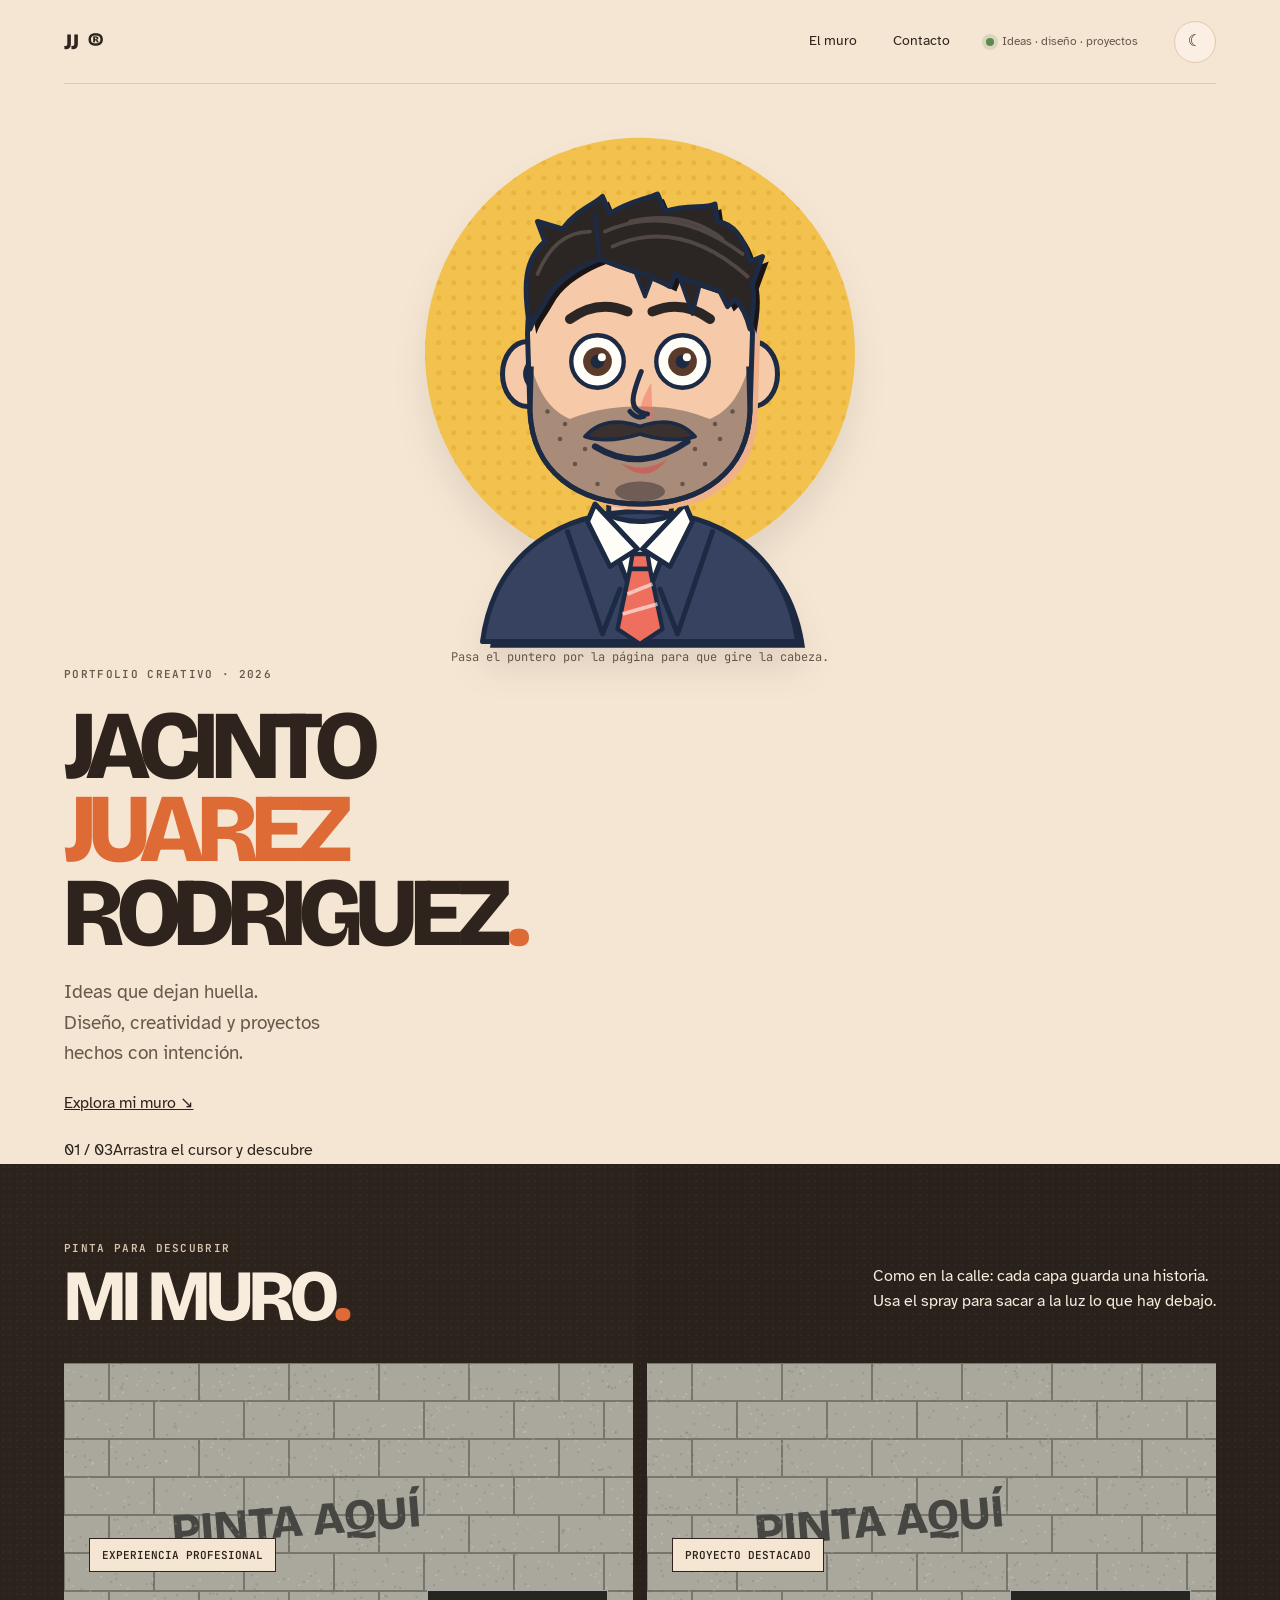
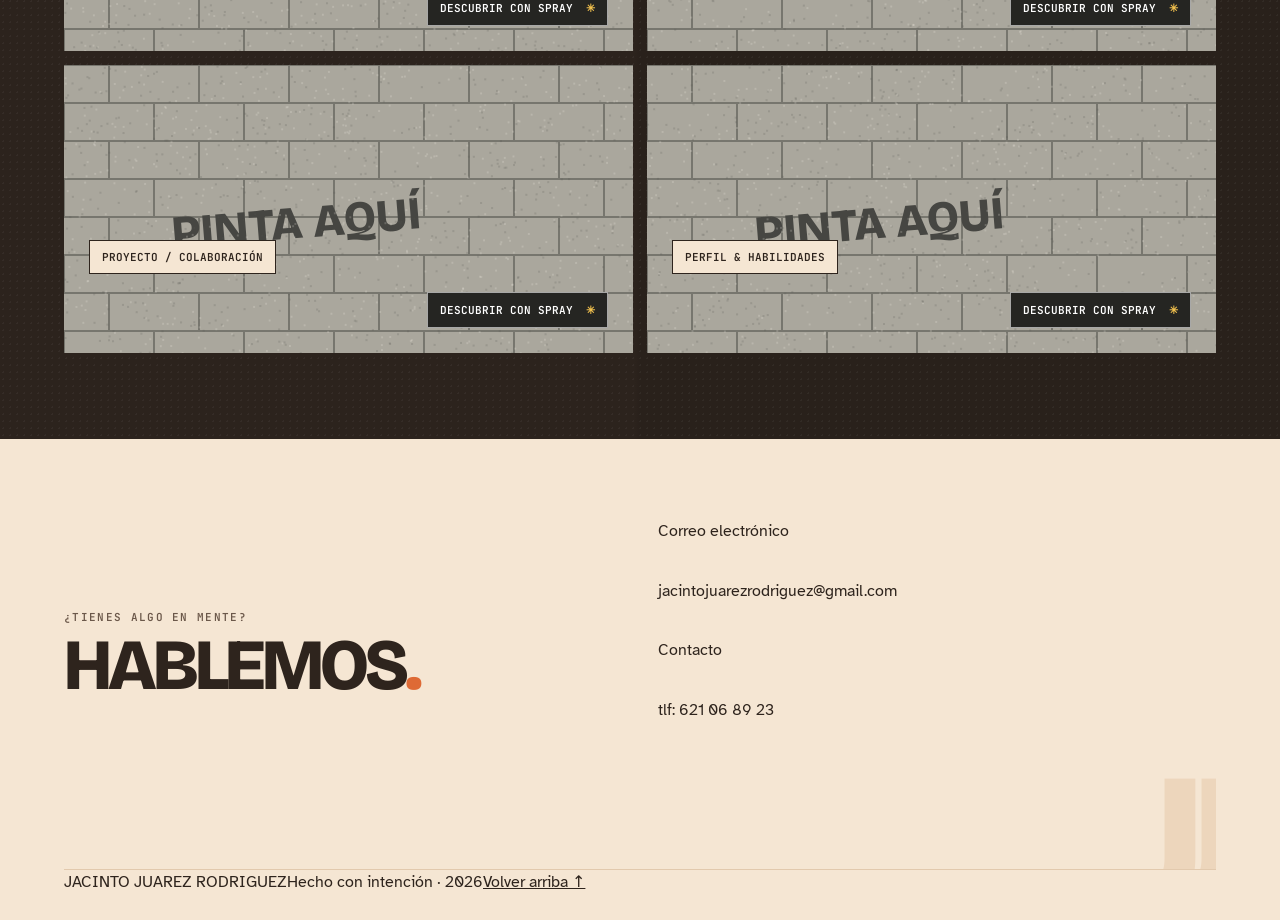
<file: Retrato_en_capas.html>
<!doctype html>
<html lang="es">
<head>
  <meta charset="utf-8">
  <meta name="viewport" content="width=device-width, initial-scale=1, viewport-fit=cover">
  <meta name="theme-color" content="#f2eee6">
  <title>Jacinto Juarez Rodriguez — Portfolio</title>
  <link rel="preconnect" href="https://fonts.googleapis.com">
  <link rel="preconnect" href="https://fonts.gstatic.com" crossorigin>
  <link rel="stylesheet" href="https://fonts.googleapis.com/css2?family=Bricolage+Grotesque:opsz,wght@12..96,500;12..96,800&amp;family=Atkinson+Hyperlegible:wght@400;700&amp;family=JetBrains+Mono:wght@400;600&amp;display=swap">
  <link rel="stylesheet" href="css/portfolio.css">
</head>
<body>



<div class="wrap" id="inicio">
  <header class="site-header">
    <a class="wordmark" href="#" aria-label="Inicio">JJ<span>®</span></a>
    <nav class="site-nav" aria-label="Navegación principal">
      <a href="#muro">El muro</a>
      <a href="#contacto">Contacto</a>
      <span class="availability"><i></i> Ideas · diseño · proyectos</span>
      <button class="theme-toggle" id="themeToggle" type="button" aria-label="Activar modo oscuro" title="Activar modo oscuro">
        <span aria-hidden="true">☾</span>
      </button>
    </nav>
  </header>

  <section class="demo">
    <div class="stage-box">
      <div class="stage" id="stage" aria-label="Ilustración de una persona con pelo desaliñado con raya al lado, barba corta y bigote, sin gafas, sonriendo y girando la cabeza hacia el puntero" role="img">
        <div class="scene">
          <!-- 1 · fondo: se mueve al revés que la cara -->
          <div class="layer" data-layer="Fondo" style="--dx:-10;--dy:-6;--z:0">
            <svg viewBox="0 0 400 440" aria-hidden="true">
              <defs>
                <pattern id="dots" width="12" height="12" patternUnits="userSpaceOnUse">
                  <circle cx="3" cy="3" r="2" fill="#e0a92f"/>
                </pattern>
              </defs>
              <circle cx="200" cy="215" r="172" fill="var(--sun)"/>
              <circle cx="200" cy="215" r="172" fill="url(#dots)" opacity=".55"/>
            </svg>
          </div>
          <!-- 2 · cuerpo: traje con camisa blanca y corbata -->
          <div class="layer" data-layer="Cuerpo" style="--dx:3;--dy:1;--z:1">
            <svg viewBox="0 0 400 440" aria-hidden="true">
              <rect x="175" y="290" width="50" height="62" fill="var(--skin)" stroke="var(--line)" stroke-width="4"/>
              <path d="M74 446 C84 372 140 342 200 342 C260 342 316 372 326 446 Z" fill="#1f2840" transform="translate(6 5)"/>
              <path d="M74 446 C84 372 140 342 200 342 C260 342 316 372 326 446 Z" fill="#364260" stroke="var(--line)" stroke-width="4" stroke-linejoin="round"/>
              <path d="M168 342 L200 424 L232 342 Q200 358 168 342 Z" fill="var(--white)" stroke="var(--line)" stroke-width="4" stroke-linejoin="round"/>
              <path d="M164 336 L198 372 L176 386 L158 350 Z M236 336 L202 372 L224 386 L242 350 Z" fill="var(--white)" stroke="var(--line)" stroke-width="4" stroke-linejoin="round"/>
              <path d="M194 376 L206 376 L208 388 L192 388 Z" fill="var(--coral)" stroke="var(--line)" stroke-width="3.5" stroke-linejoin="round"/>
              <path d="M192 388 L208 388 L218 436 L200 448 L182 436 Z" fill="var(--coral)" stroke="var(--line)" stroke-width="3.5" stroke-linejoin="round"/>
              <path d="M190 408 L210 400 M186 424 L214 416" stroke="var(--white)" stroke-width="3" opacity=".6"/>
              <path d="M142 358 L170 440 L184 404 M258 358 L230 440 L216 404" fill="none" stroke="var(--line)" stroke-width="4" stroke-linecap="round" stroke-linejoin="round"/>
            </svg>
          </div>
          <div class="head">
            <!-- 3 · orejas -->
            <div class="layer" data-layer="Orejas" style="--dx:-9;--dy:3;--z:2">
              <svg viewBox="0 0 400 440" aria-hidden="true">
                <ellipse cx="110" cy="232" rx="20" ry="26" fill="var(--skin)" stroke="var(--line)" stroke-width="4"/>
                <ellipse cx="290" cy="232" rx="20" ry="26" fill="var(--skin)" stroke="var(--line)" stroke-width="4"/>
                <path d="M112 222 q-8 10 0 20 M288 222 q8 10 0 20" fill="none" stroke="var(--line)" stroke-width="3" stroke-linecap="round"/>
              </svg>
            </div>
            <!-- 4 · cara: mandíbula más cuadrada -->
            <div class="layer" data-layer="Cara" style="--dx:13;--dy:8;--z:3">
              <svg viewBox="0 0 400 440" aria-hidden="true">
                <path d="M110 200 C110 140 150 118 200 118 C250 118 290 140 290 200 L288 262 C286 310 250 336 200 336 C150 336 114 310 112 262 Z" fill="#efb189" transform="translate(6 5)"/>
                <path d="M110 200 C110 140 150 118 200 118 C250 118 290 140 290 200 L288 262 C286 310 250 336 200 336 C150 336 114 310 112 262 Z" fill="var(--skin)" stroke="var(--line)" stroke-width="4" stroke-linejoin="round"/>
              </svg>
            </div>
            <!-- 5 · barba corta oscura -->
            <div class="layer" data-layer="Barba" style="--dx:18;--dy:11;--z:4">
              <svg viewBox="0 0 400 440" aria-hidden="true">
                <path d="M113 226 L112 262 C114 310 150 336 200 336 C250 336 286 310 288 262 L287 226 C280 250 270 262 256 268 C240 262 226 258 200 258 C174 258 160 262 144 268 C130 262 120 250 113 226 Z" fill="#5b4f4b" opacity=".5"/>
                <ellipse cx="200" cy="326" rx="20" ry="8" fill="#4a3f3c" opacity=".6"/>
                <g fill="#2b2523" opacity=".55">
                  <circle cx="126" cy="262" r="1.8"/><circle cx="136" cy="284" r="1.8"/><circle cx="148" cy="304" r="1.8"/><circle cx="166" cy="320" r="1.8"/><circle cx="140" cy="272" r="1.8"/><circle cx="156" cy="292" r="1.8"/>
                  <circle cx="274" cy="262" r="1.8"/><circle cx="264" cy="284" r="1.8"/><circle cx="252" cy="304" r="1.8"/><circle cx="234" cy="320" r="1.8"/><circle cx="260" cy="272" r="1.8"/><circle cx="244" cy="292" r="1.8"/>
                </g>
                <path d="M113 226 L112 262 C114 310 150 336 200 336 C250 336 286 310 288 262 L287 226" fill="none" stroke="var(--line)" stroke-width="4" stroke-linejoin="round"/>
              </svg>
            </div>
            <!-- 6 · mejillas y boca: sonrisa pícara con la boca cerrada -->
            <div class="layer" data-layer="Boca y mejillas" style="--dx:22;--dy:14;--z:5">
              <svg viewBox="0 0 400 440" aria-hidden="true">
                <path d="M164 290 Q200 312 238 286" fill="none" stroke="var(--line)" stroke-width="5" stroke-linecap="round"/>
                <path d="M184 303 Q204 312 222 300 Q206 322 184 303 Z" fill="#c9605a" opacity=".85"/>
              </svg>
            </div>
            <!-- 7 · ojos (blanco), bien abiertos -->
            <div class="layer blink" data-layer="Ojos" style="--dx:22;--dy:14;--z:6">
              <svg viewBox="0 0 400 440" aria-hidden="true">
                <circle cx="166" cy="222" r="21" fill="var(--white)" stroke="var(--line)" stroke-width="3.5"/>
                <circle cx="234" cy="222" r="21" fill="var(--white)" stroke="var(--line)" stroke-width="3.5"/>
              </svg>
            </div>
            <!-- 8 · pupilas (iris marrón) -->
            <div class="layer blink" data-layer="Pupilas" style="--dx:29;--dy:19;--z:7">
              <svg viewBox="0 0 400 440" aria-hidden="true">
                <circle cx="166" cy="222" r="11.5" fill="#5a3a2a"/>
                <circle cx="234" cy="222" r="11.5" fill="#5a3a2a"/>
                <circle cx="166" cy="222" r="5.5" fill="var(--line)"/>
                <circle cx="234" cy="222" r="5.5" fill="var(--line)"/>
                <circle cx="169.5" cy="218.5" r="3.2" fill="var(--white)"/>
                <circle cx="237.5" cy="218.5" r="3.2" fill="var(--white)"/>
              </svg>
            </div>
            <!-- 9 · cejas gruesas: simétricas -->
            <div class="layer" data-layer="Cejas" style="--dx:24;--dy:22;--z:8">
              <svg viewBox="0 0 400 440" aria-hidden="true">
                <path d="M144 188 Q166 172 190 182 M210 182 Q234 172 256 188" fill="none" stroke="#2b2523" stroke-width="8" stroke-linecap="round"/>
              </svg>
            </div>
            <!-- 10 · nariz -->
            <div class="layer" data-layer="Nariz" style="--dx:31;--dy:18;--z:9">
              <svg viewBox="0 0 400 440" aria-hidden="true">
                <path d="M205 236 C196 252 192 262 206 266 Z" fill="var(--coral)" opacity=".5" transform="translate(4 3)"/>
                <path d="M201 230 C193 250 190 262 206 264 M192 262 Q197 268 203 266" fill="none" stroke="var(--line)" stroke-width="4" stroke-linecap="round" stroke-linejoin="round"/>
              </svg>
            </div>
            <!-- 11 · bigote -->
            <div class="layer" data-layer="Bigote" style="--dx:30;--dy:17;--z:10">
              <svg viewBox="0 0 400 440" aria-hidden="true">
                <path d="M156 282 Q172 264 200 274 Q228 264 244 282 Q226 288 200 280 Q174 288 156 282 Z" fill="#3a312f" stroke="var(--line)" stroke-width="3" stroke-linejoin="round"/>
              </svg>
            </div>
            <!-- 12 · pelo desaliñado con raya al lado -->
            <div class="layer" data-layer="Pelo" style="--dx:16;--dy:10;--z:11">
              <svg viewBox="0 0 400 440" aria-hidden="true">
                <path d="M112 196 C106 160 108 140 124 126 L118 110 L138 116 C150 100 164 96 170 90 L176 104 C190 94 206 92 214 88 L220 102 C238 96 252 100 260 96 L262 110 C276 112 284 126 288 142 L298 138 L290 160 C292 172 290 184 288 196 C286 188 282 178 276 172 L270 178 L264 166 C250 160 236 158 228 152 L224 162 C206 152 188 148 168 140 C152 146 136 156 128 168 L122 178 C118 184 114 190 112 196 Z" fill="#1a1514" transform="translate(5 4)"/>
                <path d="M112 196 C106 160 108 140 124 126 L118 110 L138 116 C150 100 164 96 170 90 L176 104 C190 94 206 92 214 88 L220 102 C238 96 252 100 260 96 L262 110 C276 112 284 126 288 142 L298 138 L290 160 C292 172 290 184 288 196 C286 188 282 178 276 172 L270 178 L264 166 C250 160 236 158 228 152 L224 162 C206 152 188 148 168 140 C152 146 136 156 128 168 L122 178 C118 184 114 190 112 196 Z" fill="#2b2523" stroke="var(--line)" stroke-width="4" stroke-linejoin="round"/>
                <path d="M232 156 L248 160 L242 184 Z M196 150 L210 154 L204 170 Z" fill="#2b2523" stroke="var(--line)" stroke-width="3" stroke-linejoin="round"/>
                <path d="M164 104 Q166 124 168 140" fill="none" stroke="var(--line)" stroke-width="3.5" stroke-linecap="round"/>
                <path d="M172 118 Q226 94 282 136 M178 130 Q232 106 286 154 M192 110 Q236 100 266 124 M160 118 Q132 118 118 152" fill="none" stroke="#5a504d" stroke-width="3" stroke-linecap="round" opacity=".8"/>
              </svg>
            </div>
          </div>
        </div>
      </div>
      <p class="hint" id="hint">Pasa el puntero por la página para que gire la cabeza.</p>
    </div>

    <aside class="panel hero-copy">
      <p class="eyebrow">Portfolio creativo · 2026</p>
      <h1>Jacinto<br><em>Juarez</em><br>Rodriguez<span class="period">.</span></h1>
      <p class="hero-description">Ideas que dejan huella.<br>Diseño, creatividad y proyectos<br>hechos con intención.</p>
      <a class="wall-link" href="#muro">Explora mi muro <span aria-hidden="true">↘</span></a>
      <div class="hero-note"><span>01 / 03</span><span>Arrastra el cursor y descubre</span></div>
    </aside>
  </section>

  <section class="wall-section" id="muro">
    <div class="section-heading">
      <div><p class="eyebrow">Pinta para descubrir</p><h2>Mi muro<span class="period">.</span></h2></div>
      <p>Como en la calle: cada capa guarda una historia.<br>Usa el spray para sacar a la luz lo que hay debajo.</p>
    </div>
    <div class="graffiti-wall">
      <article class="graffiti-card card-experience" data-card-id="experiencia">
        <div class="card-copy">
          <span class="card-index">01 — EXPERIENCIA</span>
          <h3 data-card-title>Trayectoria</h3>
          <p data-card-description>curso de especializacion en desarrollo de aplicaciones con tecnologias web</p>
          <a class="card-tag" href="detalle.html?seccion=experiencia" target="_blank" rel="noopener noreferrer">Experiencia profesional</a>
        </div>
        <canvas class="paint-surface" aria-hidden="true"></canvas>
        <button class="reveal-button" type="button">Descubrir con spray <span aria-hidden="true">✳</span></button>
      </article>
      <article class="graffiti-card card-project" data-card-id="proyecto-destacado">
        <div class="card-copy">
          <span class="card-index">02 — PROYECTOS</span>
          <h3 data-card-title>Ideas en acción</h3>
          <p data-card-description>Presenta aquí un proyecto: qué reto resolviste y cuál fue el resultado.</p>
          <a class="card-tag" href="detalle.html?seccion=proyecto-destacado" target="_blank" rel="noopener noreferrer">Proyecto destacado</a>
        </div>
        <canvas class="paint-surface" aria-hidden="true"></canvas>
        <button class="reveal-button" type="button">Descubrir con spray <span aria-hidden="true">✳</span></button>
      </article>
      <article class="graffiti-card card-project" data-card-id="colaboracion">
        <div class="card-copy">
          <span class="card-index">03 — PROYECTOS</span>
          <h3 data-card-title>Otra creación</h3>
          <p data-card-description>Un espacio más para compartir otro trabajo, colaboración o logro.</p>
          <a class="card-tag" href="proyectos.html" target="_blank" rel="noopener noreferrer">Proyecto / colaboración</a>
        </div>
        <canvas class="paint-surface" aria-hidden="true"></canvas>
        <button class="reveal-button" type="button">Descubrir con spray <span aria-hidden="true">✳</span></button>
      </article>
      <article class="graffiti-card card-experience" data-card-id="perfil">
        <div class="card-copy">
          <span class="card-index">04 — EXPERIENCIA</span>
          <h3 data-card-title>Lo que aporto</h3>
          <p data-card-description>Cuenta aquí tus habilidades, especialidades y aquello que te mueve.</p>
          <a class="card-tag" href="detalle.html?seccion=perfil" target="_blank" rel="noopener noreferrer">Perfil &amp; habilidades</a>
        </div>
        <canvas class="paint-surface" aria-hidden="true"></canvas>
        <button class="reveal-button" type="button">Descubrir con spray <span aria-hidden="true">✳</span></button>
      </article>
    </div>
  </section>

  <section class="contact-section" id="contacto">
    <div>
      <p class="eyebrow">¿Tienes algo en mente?</p>
      <h2>Hablemos<span class="period">.</span></h2>
    </div>
    <div class="contact-details">
      <span>Correo electrónico</span>
      <p>jacintojuarezrodriguez@gmail.com</p>
      <span>Contacto</span>
      <p>tlf: 621 06 89 23<p>
    </div>
    <span class="contact-mark" aria-hidden="true">JJ</span>
  </section>
  <footer><span>JACINTO JUAREZ RODRIGUEZ</span><span>Hecho con intención · 2026</span><a href="#inicio">Volver arriba ↑</a></footer>
</div>

<script src="js/card-content.js" defer></script>
<script src="js/portfolio.js" defer></script>

</body>
</html>
</file>
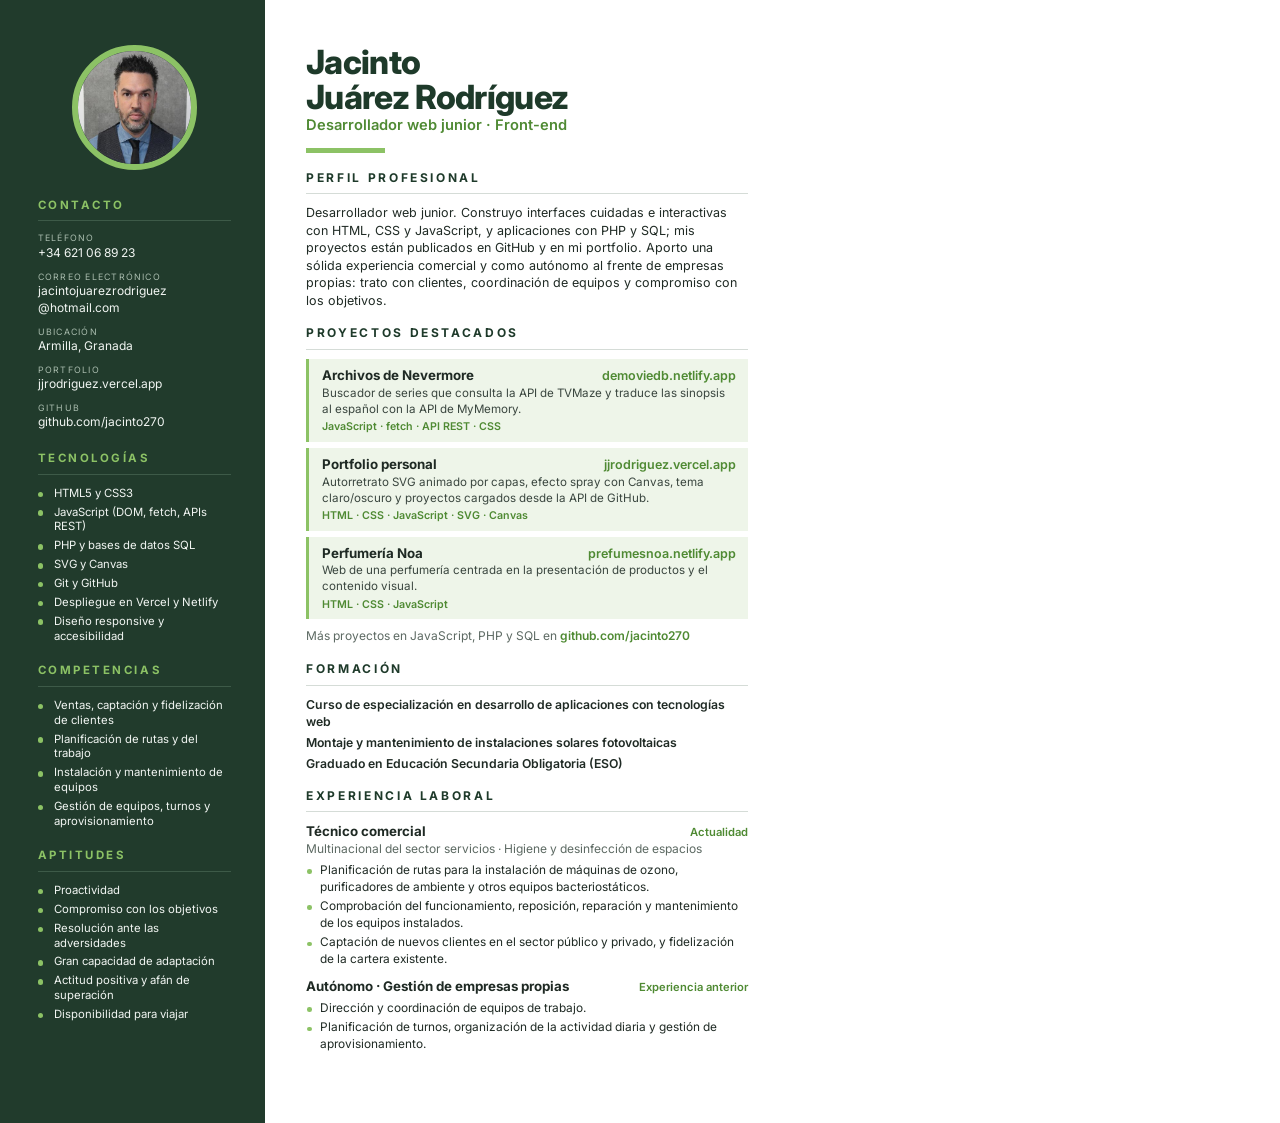
<file: cv/fuente/cv.html>
<!doctype html>
<html lang="es">
<head>
<meta charset="utf-8">
<title>CV — Jacinto Juárez Rodríguez</title>
<!--
  Fuente del CV. Para regenerar el PDF (desde la carpeta del proyecto):
  "C:\Program Files\Google\Chrome\Application\chrome.exe" --headless=new --no-pdf-header-footer --print-to-pdf="cv\CV-Jacinto-Juarez-Rodriguez.pdf" cv\fuente\cv.html
-->
<link rel="preconnect" href="https://fonts.googleapis.com">
<link rel="preconnect" href="https://fonts.gstatic.com" crossorigin>
<link rel="stylesheet" href="https://fonts.googleapis.com/css2?family=Inter:wght@400;500;600;700;800&display=swap">
<style>
  @page { size: A4; margin: 0; }
  :root {
    --side: #213b2c;
    --side-line: #3d5a48;
    --side-muted: #a9bcae;
    --green: #8cc265;
    --green-dark: #4f8a33;
    --ink: #1f2a24;
    --title: #1e3a2a;
    --muted: #5d6a63;
    --rule: #d5dcd7;
    --soft: #eef5e9;
  }
  * { box-sizing: border-box; }
  html, body { margin: 0; padding: 0; }
  body { font: 9.4pt/1.4 "Inter", "Segoe UI", Arial, sans-serif; color: var(--ink); -webkit-print-color-adjust: exact; print-color-adjust: exact; }
  a { color: inherit; text-decoration: none; }
  .page { width: 210mm; min-height: 297mm; display: grid; grid-template-columns: 70mm 1fr; overflow: hidden; }

  /* Barra lateral */
  .side { background: var(--side); color: #f1f5f2; padding: 12mm 9mm 10mm 10mm; }
  .photo { display: block; width: 33mm; height: 33mm; margin: 0 auto 7mm; border-radius: 50%; border: 1.6mm solid var(--green); object-fit: cover; object-position: center 20%; }
  .side h2 { margin: 0 0 3mm; padding-bottom: 2mm; border-bottom: .3mm solid var(--side-line); color: var(--green); font-size: 8.6pt; font-weight: 700; letter-spacing: .22em; text-transform: uppercase; }
  .side section + section { margin-top: 5mm; }
  .label { display: block; margin-top: 2.4mm; color: var(--side-muted); font-size: 6.6pt; letter-spacing: .14em; text-transform: uppercase; }
  .label:first-of-type { margin-top: 0; }
  .value { display: block; font-size: 9pt; overflow-wrap: anywhere; }
  .side ul { margin: 0; padding: 0; list-style: none; display: grid; gap: 1.1mm; }
  .side li { position: relative; padding-left: 4.4mm; font-size: 8.5pt; line-height: 1.3; }
  .side li::before { content: ""; position: absolute; left: 0; top: 1.5mm; width: 1.5mm; height: 1.5mm; border-radius: 50%; background: var(--green); }

  /* Columna principal */
  .main { padding: 12mm 12mm 10mm 11mm; }
  h1 { margin: 0; color: var(--title); font-size: 25pt; font-weight: 800; line-height: 1.04; letter-spacing: -.02em; }
  .role { margin: 3mm 0 0; color: var(--green-dark); font-size: 11pt; font-weight: 600; }
  .bar { width: 21mm; height: 1.1mm; margin: 3.5mm 0 4.5mm; background: var(--green); }
  .main h2 { margin: 0 0 2.6mm; padding-bottom: 1.8mm; border-bottom: .3mm solid var(--rule); color: var(--title); font-size: 9pt; font-weight: 700; letter-spacing: .22em; text-transform: uppercase; }
  .main section + section { margin-top: 4.2mm; }
  .main p { margin: 0; }
  .item + .item { margin-top: 2.4mm; }
  .item-head { display: flex; justify-content: space-between; align-items: baseline; gap: 4mm; }
  .item-title { font-weight: 700; font-size: 10pt; }
  .item-date { color: var(--green-dark); font-size: 8.4pt; font-weight: 600; white-space: nowrap; }
  .item-sub { color: var(--muted); font-size: 9pt; }
  .main ul { margin: 1.2mm 0 0; padding: 0; list-style: none; display: grid; gap: .8mm; }
  .main li { position: relative; padding-left: 3.6mm; font-size: 8.9pt; }
  .main li::before { content: ""; position: absolute; left: .3mm; top: 1.9mm; width: 1.2mm; height: 1.2mm; border-radius: 50%; background: var(--green); }
  .project { padding: 1.8mm 3.4mm; border-left: 1mm solid var(--green); background: var(--soft); }
  .project + .project { margin-top: 1.6mm; }
  .project p { font-size: 8.7pt; color: #3a463f; }
  .tech { color: var(--green-dark); font-size: 8pt; font-weight: 600; }
  .project a, .more a { color: var(--green-dark); font-weight: 600; }
  .more { margin-top: 2.4mm !important; font-size: 9pt; color: var(--muted); }
  .edu + .edu { margin-top: 1mm; }
  .edu { font-weight: 600; font-size: 9.2pt; }
</style>
</head>
<body>
<div class="page">
  <aside class="side">
    <img class="photo" src="foto.png" alt="Jacinto Juárez Rodríguez">

    <section>
      <h2>Contacto</h2>
      <span class="label">Teléfono</span>
      <a class="value" href="tel:+34621068923">+34 621 06 89 23</a>
      <span class="label">Correo electrónico</span>
      <a class="value" href="mailto:jacintojuarezrodriguez@hotmail.com">jacintojuarezrodriguez<br>@hotmail.com</a>
      <span class="label">Ubicación</span>
      <span class="value">Armilla, Granada</span>
      <span class="label">Portfolio</span>
      <a class="value" href="https://jjrodriguez.vercel.app">jjrodriguez.vercel.app</a>
      <span class="label">GitHub</span>
      <a class="value" href="https://github.com/jacinto270">github.com/jacinto270</a>
    </section>

    <section>
      <h2>Tecnologías</h2>
      <ul>
        <li>HTML5 y CSS3</li>
        <li>JavaScript (DOM, fetch, APIs REST)</li>
        <li>PHP y bases de datos SQL</li>
        <li>SVG y Canvas</li>
        <li>Git y GitHub</li>
        <li>Despliegue en Vercel y Netlify</li>
        <li>Diseño responsive y accesibilidad</li>
      </ul>
    </section>

    <section>
      <h2>Competencias</h2>
      <ul>
        <li>Ventas, captación y fidelización de clientes</li>
        <li>Planificación de rutas y del trabajo</li>
        <li>Instalación y mantenimiento de equipos</li>
        <li>Gestión de equipos, turnos y aprovisionamiento</li>
      </ul>
    </section>

    <section>
      <h2>Aptitudes</h2>
      <ul>
        <li>Proactividad</li>
        <li>Compromiso con los objetivos</li>
        <li>Resolución ante las adversidades</li>
        <li>Gran capacidad de adaptación</li>
        <li>Actitud positiva y afán de superación</li>
        <li>Disponibilidad para viajar</li>
      </ul>
    </section>
  </aside>

  <main class="main">
    <h1>Jacinto<br>Juárez Rodríguez</h1>
    <p class="role">Desarrollador web junior · Front-end</p>
    <div class="bar"></div>

    <section>
      <h2>Perfil profesional</h2>
      <p>Desarrollador web junior. Construyo interfaces cuidadas e interactivas con HTML, CSS y JavaScript, y aplicaciones con PHP y SQL; mis proyectos están publicados en GitHub y en mi portfolio. Aporto una sólida experiencia comercial y como autónomo al frente de empresas propias: trato con clientes, coordinación de equipos y compromiso con los objetivos.</p>
    </section>

    <section>
      <h2>Proyectos destacados</h2>
      <div class="project">
        <div class="item-head"><span class="item-title">Archivos de Nevermore</span><a href="https://demoviedb.netlify.app/">demoviedb.netlify.app</a></div>
        <p>Buscador de series que consulta la API de TVMaze y traduce las sinopsis al español con la API de MyMemory.</p>
        <span class="tech">JavaScript · fetch · API REST · CSS</span>
      </div>
      <div class="project">
        <div class="item-head"><span class="item-title">Portfolio personal</span><a href="https://jjrodriguez.vercel.app">jjrodriguez.vercel.app</a></div>
        <p>Autorretrato SVG animado por capas, efecto spray con Canvas, tema claro/oscuro y proyectos cargados desde la API de GitHub.</p>
        <span class="tech">HTML · CSS · JavaScript · SVG · Canvas</span>
      </div>
      <div class="project">
        <div class="item-head"><span class="item-title">Perfumería Noa</span><a href="https://prefumesnoa.netlify.app/">prefumesnoa.netlify.app</a></div>
        <p>Web de una perfumería centrada en la presentación de productos y el contenido visual.</p>
        <span class="tech">HTML · CSS · JavaScript</span>
      </div>
      <p class="more">Más proyectos en JavaScript, PHP y SQL en <a href="https://github.com/jacinto270">github.com/jacinto270</a></p>
    </section>

    <section>
      <h2>Formación</h2>
      <p class="edu">Curso de especialización en desarrollo de aplicaciones con tecnologías web</p>
      <p class="edu">Montaje y mantenimiento de instalaciones solares fotovoltaicas</p>
      <p class="edu">Graduado en Educación Secundaria Obligatoria (ESO)</p>
    </section>

    <section>
      <h2>Experiencia laboral</h2>
      <div class="item">
        <div class="item-head"><span class="item-title">Técnico comercial</span><span class="item-date">Actualidad</span></div>
        <div class="item-sub">Multinacional del sector servicios · Higiene y desinfección de espacios</div>
        <ul>
          <li>Planificación de rutas para la instalación de máquinas de ozono, purificadores de ambiente y otros equipos bacteriostáticos.</li>
          <li>Comprobación del funcionamiento, reposición, reparación y mantenimiento de los equipos instalados.</li>
          <li>Captación de nuevos clientes en el sector público y privado, y fidelización de la cartera existente.</li>
        </ul>
      </div>
      <div class="item">
        <div class="item-head"><span class="item-title">Autónomo · Gestión de empresas propias</span><span class="item-date">Experiencia anterior</span></div>
        <ul>
          <li>Dirección y coordinación de equipos de trabajo.</li>
          <li>Planificación de turnos, organización de la actividad diaria y gestión de aprovisionamiento.</li>
        </ul>
      </div>
    </section>
  </main>
</div>
</body>
</html>
</file>
<file: css/portfolio.css>
/* ==========================================================================
   Portfolio · Jacinto Juárez Rodríguez
   Estética de impresión risograph: papel, tinta y un acento coral.
   ========================================================================== */

/* ---------- Tokens ---------- */
:root {
  color-scheme: light;
  /* Modo claro: papel cálido melocotón, sin blanco puro para reducir el deslumbramiento. */
  --paper: #f5e6d3;
  --panel: #faefe2;
  --fg: #2e241d;
  --muted: #6b584a;
  --rule: #e2c9ad;
  --accent: #b5481d;          /* botones y enlaces: contraste AA con blanco */
  --accent-bright: #de6a35;   /* titulares y detalles decorativos */
  --accent-ink: #ffffff;
  --ok: #5a8a4f;

  --card-a: #efd5b6;
  --card-b: #e8dcc0;
  --card-c: #f0c4a2;
  --card-ink: #2e241d;
  --wall-bg: #2c231d;
  --wall-fg: #f8ecdd;
  --wall-muted: #d6c6b4;
  --mark: #edd6bc;

  /* colores del retrato: iguales en ambos temas */
  --line: #1d2a44;
  --skin: #f6c9a8;
  --coral: #ef6f5e;
  --sun: #f2c14e;
  --white: #fffdf8;

  --display: "Bricolage Grotesque", "Arial Narrow", Impact, sans-serif;
  --body: "Atkinson Hyperlegible", system-ui, -apple-system, "Segoe UI", Arial, sans-serif;
  --mono: "JetBrains Mono", ui-monospace, Menlo, Consolas, monospace;
  --gutter: 5vw;
}

@media (prefers-color-scheme: dark) {
  :root:not([data-theme="light"]) {
    color-scheme: dark;
    --paper: #232b37;
    --panel: #2c3543;
    --fg: #e9eef4;
    --muted: #b3bdcb;
    --rule: #435063;
    --accent: #f29a76;
    --accent-bright: #f29a76;
    --accent-ink: #1e252f;
    --ok: #7cc48a;
    --card-a: #344155;
    --card-b: #34474e;
    --card-c: #413f4f;
    --card-ink: #e9eef4;
    --wall-bg: #1b222c;
    --mark: #2b3441;
    --wall-muted: #c3ccd8;
  }
}
:root[data-theme="dark"] {
  color-scheme: dark;
  --paper: #232b37;
  --panel: #2c3543;
  --fg: #e9eef4;
  --muted: #b3bdcb;
  --rule: #435063;
  --accent: #f29a76;
  --accent-bright: #f29a76;
  --accent-ink: #1e252f;
  --ok: #7cc48a;
  --card-a: #344155;
  --card-b: #34474e;
  --card-c: #413f4f;
  --card-ink: #e9eef4;
  --wall-bg: #1b222c;
  --mark: #2b3441;
  --wall-muted: #c3ccd8;
}

/* ---------- Base ---------- */
*, *::before, *::after { box-sizing: border-box; }
html { scroll-behavior: smooth; scroll-padding-top: 24px; -webkit-text-size-adjust: 100%; }
body {
  margin: 0;
  padding: 0 var(--gutter) 24px;
  background: var(--paper);
  color: var(--fg);
  font: 16px/1.6 var(--body);
}
img { max-width: 100%; }
a { color: inherit; }
button { font: inherit; color: inherit; cursor: pointer; }
[hidden] { display: none !important; }
:focus-visible { outline: 3px solid var(--accent); outline-offset: 3px; }

.skip-link {
  position: absolute; left: 16px; top: -80px; z-index: 100;
  padding: 10px 16px; background: var(--fg); color: var(--paper);
  font-weight: 700; text-decoration: none;
}
.skip-link:focus { top: 12px; }
.sr-only {
  position: absolute; width: 1px; height: 1px; margin: -1px; padding: 0;
  overflow: hidden; clip: rect(0 0 0 0); white-space: nowrap; border: 0;
}

.wrap { max-width: 1240px; margin: 0 auto; }
.eyebrow { margin: 0; font: 600 11px/1.5 var(--mono); letter-spacing: .12em; text-transform: uppercase; color: var(--muted); }
.period { color: var(--accent-bright); }

/* ---------- Botones reutilizables ---------- */
.button {
  display: inline-flex; align-items: center; justify-content: center; gap: 14px;
  min-height: 48px; padding: 12px 20px;
  border: 1.5px solid var(--fg);
  font: 700 14px/1 var(--body); text-decoration: none;
  transition: color .2s, background .2s, border-color .2s, transform .2s;
}
.button span { font-size: 18px; }
.button-icon { width: 18px; height: 18px; flex-shrink: 0; }
.button-primary { background: var(--fg); color: var(--paper); }
.button-primary:hover { background: var(--accent); border-color: var(--accent); color: var(--accent-ink); transform: translateY(-2px); }
.button-ghost { background: transparent; color: var(--fg); }
.button-ghost:hover { border-color: var(--accent); color: var(--accent); }

.round-button {
  display: inline-grid; place-items: center; flex: 0 0 44px;
  width: 44px; height: 44px; padding: 0;
  border: 1.5px solid var(--rule); border-radius: 50%;
  background: var(--panel); color: var(--fg);
  transition: color .2s, background .2s, border-color .2s, transform .2s;
}
.round-button svg { width: 20px; height: 20px; }
.round-button:hover { border-color: var(--accent); background: var(--accent); color: var(--accent-ink); transform: translateY(-2px); }
.whatsapp-button { border-color: #1fa855; background: #1fa855; color: #fff; }
.whatsapp-button:hover { border-color: #128c4a; background: #128c4a; color: #fff; }

.text-link {
  font: 600 12px var(--mono); letter-spacing: .04em; text-transform: uppercase;
  text-decoration: underline; text-decoration-color: var(--accent-bright);
  text-decoration-thickness: 2px; text-underline-offset: 6px;
  white-space: nowrap;
}
.text-link:hover { color: var(--accent); }

/* ---------- Cabecera ---------- */
.site-header {
  min-height: 84px;
  display: flex; align-items: center; justify-content: space-between; gap: 16px;
  border-bottom: 1px solid var(--rule);
}
.wordmark {
  display: inline-flex; align-items: center; gap: 10px; flex-shrink: 0;
  font: 800 22px/1 var(--display); letter-spacing: -.035em; text-decoration: none; white-space: nowrap;
}
.wordmark-icon { display: block; width: 40px; height: 40px; transition: transform .3s cubic-bezier(.3, 1.6, .5, 1); }
.wordmark:hover .wordmark-icon { transform: rotate(-12deg) scale(1.08); }
.wordmark:hover .wordmark-text { color: var(--accent); }
.wordmark-text .period { color: var(--accent-bright); }
.site-nav { display: flex; align-items: center; gap: clamp(14px, 3vw, 36px); }
.site-nav a { padding: 8px 0; font-size: 14px; text-decoration: none; }
.site-nav a:hover { color: var(--accent); }
.availability { display: flex; align-items: center; gap: 8px; color: var(--muted); font-size: 12px; }
.availability i { width: 8px; height: 8px; border-radius: 50%; background: var(--ok); box-shadow: 0 0 0 4px color-mix(in srgb, var(--ok) 18%, transparent); }
.theme-toggle {
  display: grid; place-items: center; flex: 0 0 42px; width: 42px; height: 42px; padding: 0;
  border: 1px solid var(--rule); border-radius: 50%; background: var(--panel); color: var(--fg);
  transition: color .2s, background .2s, border-color .2s, transform .2s;
}
.theme-toggle svg { width: 20px; height: 20px; }
.theme-toggle:hover { border-color: var(--accent); background: var(--accent); color: var(--accent-ink); transform: rotate(-12deg); }
.theme-toggle .icon-sun, .theme-toggle[data-state="dark"] .icon-moon { display: none; }
.theme-toggle[data-state="dark"] .icon-sun { display: block; }

/* ---------- Hero y retrato ---------- */
.hero {
  display: grid; grid-template-columns: minmax(0, 1.05fr) minmax(0, .95fr);
  gap: var(--gutter); align-items: center;
  padding: 48px 0 64px;
}
.stage-box { display: grid; gap: 14px; min-width: 0; }
.stage {
  --x: 0; --y: 0; --amp: 1;
  position: relative; width: 100%; max-width: 500px; aspect-ratio: 400 / 440;
  margin: 0 auto; perspective: 1400px; touch-action: pan-y;
  filter: drop-shadow(0 22px 16px #28251e17);
}
.scene, .head { position: absolute; inset: 0; transform-style: preserve-3d; }
.head { transform: rotate(calc(var(--x) * 3deg)); transform-origin: 50% 70%; }
.layer {
  position: absolute; inset: 0;
  transform: translate3d(calc(var(--x) * var(--dx) * var(--amp) * 1px), calc(var(--y) * var(--dy) * var(--amp) * 1px), 0);
  will-change: transform;
}
.layer svg { display: block; width: 100%; height: 100%; overflow: visible; }
.blink svg { transform-origin: 50% 50.5%; animation: blink 5.5s infinite; }
@keyframes blink { 0%, 95%, 100% { transform: scaleY(1); } 97% { transform: scaleY(.08); } }
.hint { margin: 0; text-align: center; font: 12px/1.5 var(--mono); color: var(--muted); }

.hero-copy { display: grid; gap: 22px; align-content: center; min-width: 0; }
.hero-copy h1 {
  margin: 0;
  font: 800 clamp(52px, 7.6vw, 104px)/.86 var(--display);
  letter-spacing: -.065em; text-transform: uppercase; overflow-wrap: anywhere;
}
.hero-copy h1 em { font-style: normal; color: var(--accent-bright); }
.hero-description { margin: 0; max-width: 46ch; font-size: clamp(16px, 1.5vw, 19px); color: var(--muted); }
.hero-actions { display: flex; flex-wrap: wrap; align-items: center; gap: 12px; padding-top: 4px; }

/* ---------- Tecnologías ---------- */
.stack { display: grid; gap: 14px; padding: 28px 0 8px; border-top: 1px solid var(--rule); }
.stack-list { display: flex; flex-wrap: wrap; gap: 8px; margin: 0; padding: 0; list-style: none; }
.stack-list li {
  padding: 7px 13px; border: 1px solid var(--rule); border-radius: 999px;
  background: var(--panel); font: 600 12px/1.4 var(--mono);
}

/* ---------- Secciones ---------- */
.section { padding: 72px 0; }
.section-heading {
  max-width: 1240px; margin: 0 auto 32px;
  display: flex; align-items: end; justify-content: space-between; gap: 24px;
}
.section-heading h2, .contact-section h2 {
  margin: 6px 0 0;
  font: 800 clamp(40px, 6vw, 72px)/.95 var(--display);
  letter-spacing: -.055em; text-transform: uppercase;
}

/* ---------- Tarjetas de proyecto (inicio y página de proyectos) ---------- */
.featured-grid { display: grid; grid-template-columns: repeat(3, minmax(0, 1fr)); gap: 16px; }
.project-card {
  display: flex; flex-direction: column; min-width: 0;
  border: 1px solid var(--rule); background: var(--panel);
  transition: transform .2s, border-color .2s, box-shadow .2s;
}
.project-card:hover { transform: translateY(-4px); border-color: var(--fg); box-shadow: 6px 6px 0 var(--rule); }
.project-media { aspect-ratio: 16 / 10; overflow: hidden; background: var(--card-a); border-bottom: 1px solid var(--rule); }
.project-media img { display: block; width: 100%; height: 100%; object-fit: cover; object-position: top center; }
.project-placeholder {
  display: grid; place-items: center; width: 100%; height: 100%;
  color: var(--card-ink); opacity: .55;
  font: 800 clamp(36px, 5vw, 56px)/1 var(--display); letter-spacing: -.06em; text-transform: uppercase;
}
.project-body { display: flex; flex: 1; flex-direction: column; gap: 12px; padding: 20px; }
.project-body h3 { margin: 0; font: 800 24px/1.1 var(--display); letter-spacing: -.02em; overflow-wrap: anywhere; }
.project-body p { margin: 0; color: var(--muted); font-size: 15px; }
.tags { display: flex; flex-wrap: wrap; gap: 6px; margin: 0; padding: 0; list-style: none; }
.tags li { padding: 3px 9px; border: 1px solid var(--rule); border-radius: 999px; background: var(--paper); font: 600 11px/1.5 var(--mono); }
.project-links { display: flex; flex-wrap: wrap; gap: 8px; margin-top: auto; padding-top: 6px; }
.project-link {
  display: inline-flex; align-items: center; gap: 6px; min-height: 40px; padding: 8px 14px;
  border: 1px solid var(--fg); color: var(--fg); background: transparent;
  font: 600 11px/1 var(--mono); letter-spacing: .03em; text-transform: uppercase; text-decoration: none;
  transition: color .2s, background .2s, border-color .2s;
}
.project-link.is-primary { border-color: var(--accent); background: var(--accent); color: var(--accent-ink); }
.project-link:hover { border-color: var(--fg); background: var(--fg); color: var(--paper); }

/* Tarjeta compacta: repositorios sin imagen */
.project-card.is-compact .project-body { padding: 18px; }
.project-card.is-compact h3 { font-size: 20px; }

/* ---------- Muro (Sobre mí) ---------- */
.wall-section {
  margin: 0 calc(var(--gutter) * -1);
  padding: 76px var(--gutter) 86px;
  color: var(--wall-fg);
  background-color: var(--wall-bg);
  background-image: radial-gradient(#ffffff0b 1px, transparent 1px), linear-gradient(90deg, transparent 49.5%, #00000012 50%);
  background-size: 7px 7px, 100% 100%;
}
.wall-section .eyebrow { color: #d9c7ae; }
.wall-intro { display: grid; justify-items: start; gap: 14px; max-width: 44ch; }
.wall-intro p { margin: 0; color: var(--wall-muted); font-size: 14px; line-height: 1.7; }
.wall-reveal-all {
  padding: 10px 14px; border: 1px solid #fff9; background: transparent; color: var(--wall-fg);
  font: 600 11px var(--mono); letter-spacing: .04em; text-transform: uppercase;
  transition: background .2s, border-color .2s, color .2s;
}
.wall-reveal-all:hover { border-color: var(--accent-bright); background: var(--accent-bright); color: #fff; }
.wall-reveal-all span { color: var(--sun); margin-left: 6px; }

.graffiti-wall { max-width: 1240px; margin: 0 auto; display: grid; grid-template-columns: repeat(2, minmax(0, 1fr)); gap: 14px; }
.graffiti-card {
  position: relative; isolation: isolate; overflow: hidden;
  min-height: 264px; padding: 25px;
  display: flex; flex-direction: column; justify-content: space-between;
  color: var(--card-ink); background: var(--card-a);
}
.graffiti-card:nth-child(4n + 2) { background: var(--card-b); }
.graffiti-card:nth-child(4n + 3) { background: var(--card-c); }
.card-copy { display: flex; flex-direction: column; align-items: flex-start; max-width: 44ch; }
.card-index { font: 600 11px var(--mono); letter-spacing: .08em; text-transform: uppercase; }
.graffiti-card h3 { margin: 24px 0 8px; font: 800 clamp(27px, 3vw, 40px)/.98 var(--display); letter-spacing: -.045em; text-transform: uppercase; }
.graffiti-card p { margin: 0; max-width: 40ch; font-size: 15px; line-height: 1.55; }
.card-tag {
  position: relative; z-index: 3; margin-top: 20px; padding: 9px 12px;
  border: 1px solid currentColor; background: var(--paper); color: var(--fg);
  font: 600 11px var(--mono); text-transform: uppercase; text-decoration: none;
  transition: color .2s, background .2s;
}
.card-tag:hover { background: var(--fg); color: var(--paper); }
.paint-surface {
  position: absolute; z-index: 2; inset: 0; width: 100%; height: 100%;
  touch-action: none;
  cursor: url("data:image/svg+xml,%3Csvg xmlns='http://www.w3.org/2000/svg' width='32' height='32' viewBox='0 0 32 32'%3E%3Cpath fill='%23e35e43' stroke='%2320211f' stroke-width='1.5' d='M9 27V12q0-2 2-2h2V6q0-2 2-2h5q2 0 2 2v4h2q2 0 2 2v15z'/%3E%3Cpath fill='%23f2c14e' stroke='%2320211f' stroke-width='1' d='M16 4h5v4h-5z'/%3E%3Cpath fill='%23fffdf8' d='M12 15h10v7H12z'/%3E%3C/svg%3E") 14 27, crosshair;
  transition: opacity .45s;
}
.reveal-button {
  position: relative; z-index: 3; align-self: flex-end; margin-top: 18px; padding: 10px 12px;
  border: 1px solid #fff9; background: #252522; color: #fff;
  font: 600 11px var(--mono); text-transform: uppercase;
  transition: background .2s;
}
.reveal-button:hover { background: var(--accent); }
.reveal-button span { color: var(--sun); margin-left: 6px; }
.graffiti-card.is-revealed .paint-surface { opacity: 0; pointer-events: none; }
.graffiti-card.is-revealed .reveal-button { visibility: hidden; }

/* En pantallas táctiles el muro no debe bloquear el desplazamiento vertical. */
@media (pointer: coarse) {
  .paint-surface { touch-action: pan-y; }
}

/* ---------- Contacto ---------- */
.contact-section {
  position: relative; overflow: hidden;
  display: grid; grid-template-columns: 1fr 1fr; gap: 36px; align-items: center;
  padding: 80px 0; border-bottom: 1px solid var(--rule);
}
.contact-section > * { position: relative; z-index: 1; }
.contact-lead { max-width: 38ch; margin: 16px 0 0; color: var(--muted); }
.contact-details { display: grid; gap: 18px; margin: 0; }
.contact-details dt { color: var(--muted); font: 600 11px var(--mono); letter-spacing: .08em; text-transform: uppercase; }
.contact-details dd { margin: 4px 0 0; }
.contact-row { display: flex; align-items: center; gap: 12px; min-width: 0; }
.contact-value { font-size: 18px; text-decoration: none; overflow-wrap: anywhere; }
a.contact-value:hover { color: var(--accent); text-decoration: underline; text-underline-offset: 4px; }
.copy-status { min-height: 1.5em; margin: 14px 0 0; color: var(--ok); font: 600 12px var(--mono); }
.contact-mark {
  position: absolute; z-index: 0; right: 0; bottom: -58px;
  color: var(--mark); font: 800 190px/.9 var(--display); letter-spacing: -.12em;
  pointer-events: none; user-select: none;
}

/* ---------- Pie ---------- */
.site-footer {
  display: flex; flex-wrap: wrap; align-items: center; justify-content: space-between; gap: 8px 16px;
  padding: 20px 0 4px; color: var(--muted); font: 11px var(--mono); letter-spacing: .03em;
}
.site-footer a { color: var(--fg); text-decoration: none; }
.site-footer a:hover { color: var(--accent); }

/* ---------- Páginas secundarias ---------- */
.page-header { justify-content: space-between; }
.page-header .site-nav a { font-size: 14px; }

.projects-page { padding: 48px 0 64px; }
.projects-header { display: flex; align-items: end; justify-content: space-between; gap: 24px; margin-bottom: 28px; }
.projects-header h1 { margin: 6px 0 0; font: 800 clamp(42px, 8vw, 80px)/.95 var(--display); letter-spacing: -.06em; text-transform: uppercase; }
.projects-header p:not(.eyebrow) { max-width: 60ch; margin: 14px 0 0; color: var(--muted); }
.projects-status { margin: 0 0 20px; color: var(--muted); font: 12px var(--mono); }
.projects-status:empty { display: none; }
.projects-status[data-state="error"] { padding: 12px 14px; border: 1px solid var(--accent); color: var(--fg); background: var(--panel); font-family: var(--body); font-size: 14px; }
.projects-subtitle { margin: 56px 0 18px; font: 800 28px/1 var(--display); letter-spacing: -.03em; text-transform: uppercase; }
.showcase-grid { display: grid; grid-template-columns: repeat(2, minmax(0, 1fr)); gap: 18px; }
.more-grid { display: grid; grid-template-columns: repeat(3, minmax(0, 1fr)); gap: 14px; }
.loading { color: var(--muted); }

.detail-page {
  max-width: 780px; margin: 7vh auto; padding: clamp(28px, 6vw, 64px);
  border: 1px solid var(--rule); background: var(--panel);
}
.detail-page h1 { margin: 10px 0 26px; font: 800 clamp(38px, 8vw, 68px)/.95 var(--display); letter-spacing: -.05em; text-transform: uppercase; }
.detail-content { display: grid; gap: 16px; font-size: 17px; }
.detail-content p { margin: 0; }
.detail-content h2 { margin: 12px 0 0; font: 600 12px var(--mono); letter-spacing: .1em; text-transform: uppercase; color: var(--muted); }
.detail-content ul { display: grid; gap: 8px; margin: 0; padding: 0; list-style: none; }
.detail-content li { position: relative; padding-left: 22px; }
.detail-content li::before { content: ""; position: absolute; left: 0; top: .65em; width: 10px; height: 2px; background: var(--accent-bright); }
.detail-nav { display: flex; flex-wrap: wrap; gap: 10px; margin-top: 40px; padding-top: 24px; border-top: 1px solid var(--rule); }

/* ---------- Responsive ---------- */
@media (max-width: 1000px) {
  .availability { display: none; }
  .featured-grid, .more-grid { grid-template-columns: repeat(2, minmax(0, 1fr)); }
}
@media (max-width: 760px) {
  :root { --gutter: 16px; }
  .site-header { min-height: 68px; }
  .site-nav { gap: 14px; }
  .site-nav a { font-size: 13px; }
  .theme-toggle { flex-basis: 38px; width: 38px; height: 38px; }
  .hero { grid-template-columns: 1fr; gap: 12px; padding: 24px 0 48px; }
  .stage { max-width: 360px; }
  .hero-copy h1 { font-size: clamp(48px, 15vw, 84px); }
  .section { padding: 56px 0; }
  .section-heading, .projects-header { flex-direction: column; align-items: flex-start; gap: 14px; }
  .featured-grid, .showcase-grid, .more-grid, .graffiti-wall { grid-template-columns: 1fr; }
  .wall-section { padding: 56px var(--gutter) 60px; }
  .graffiti-card { min-height: 250px; padding: 22px; }
  .contact-section { grid-template-columns: 1fr; gap: 24px; padding: 56px 0; }
  .contact-value { font-size: 16px; }
  .contact-mark { font-size: 130px; bottom: -30px; opacity: .7; }
  .detail-page { margin: 24px auto; }
}
/* En móviles estrechos solo se ve el retrato para que quepa el menú. */
@media (max-width: 520px) {
  .wordmark-text { display: none; }
  .wordmark-icon { width: 36px; height: 36px; }
}
@media (max-width: 380px) {
  .site-nav { gap: 10px; }
  .site-nav a { font-size: 12px; }
}

@media (prefers-reduced-motion: reduce) {
  html { scroll-behavior: auto; }
  *, *::before, *::after { animation-duration: .01ms !important; animation-iteration-count: 1 !important; transition-duration: .01ms !important; }
}
</file>
